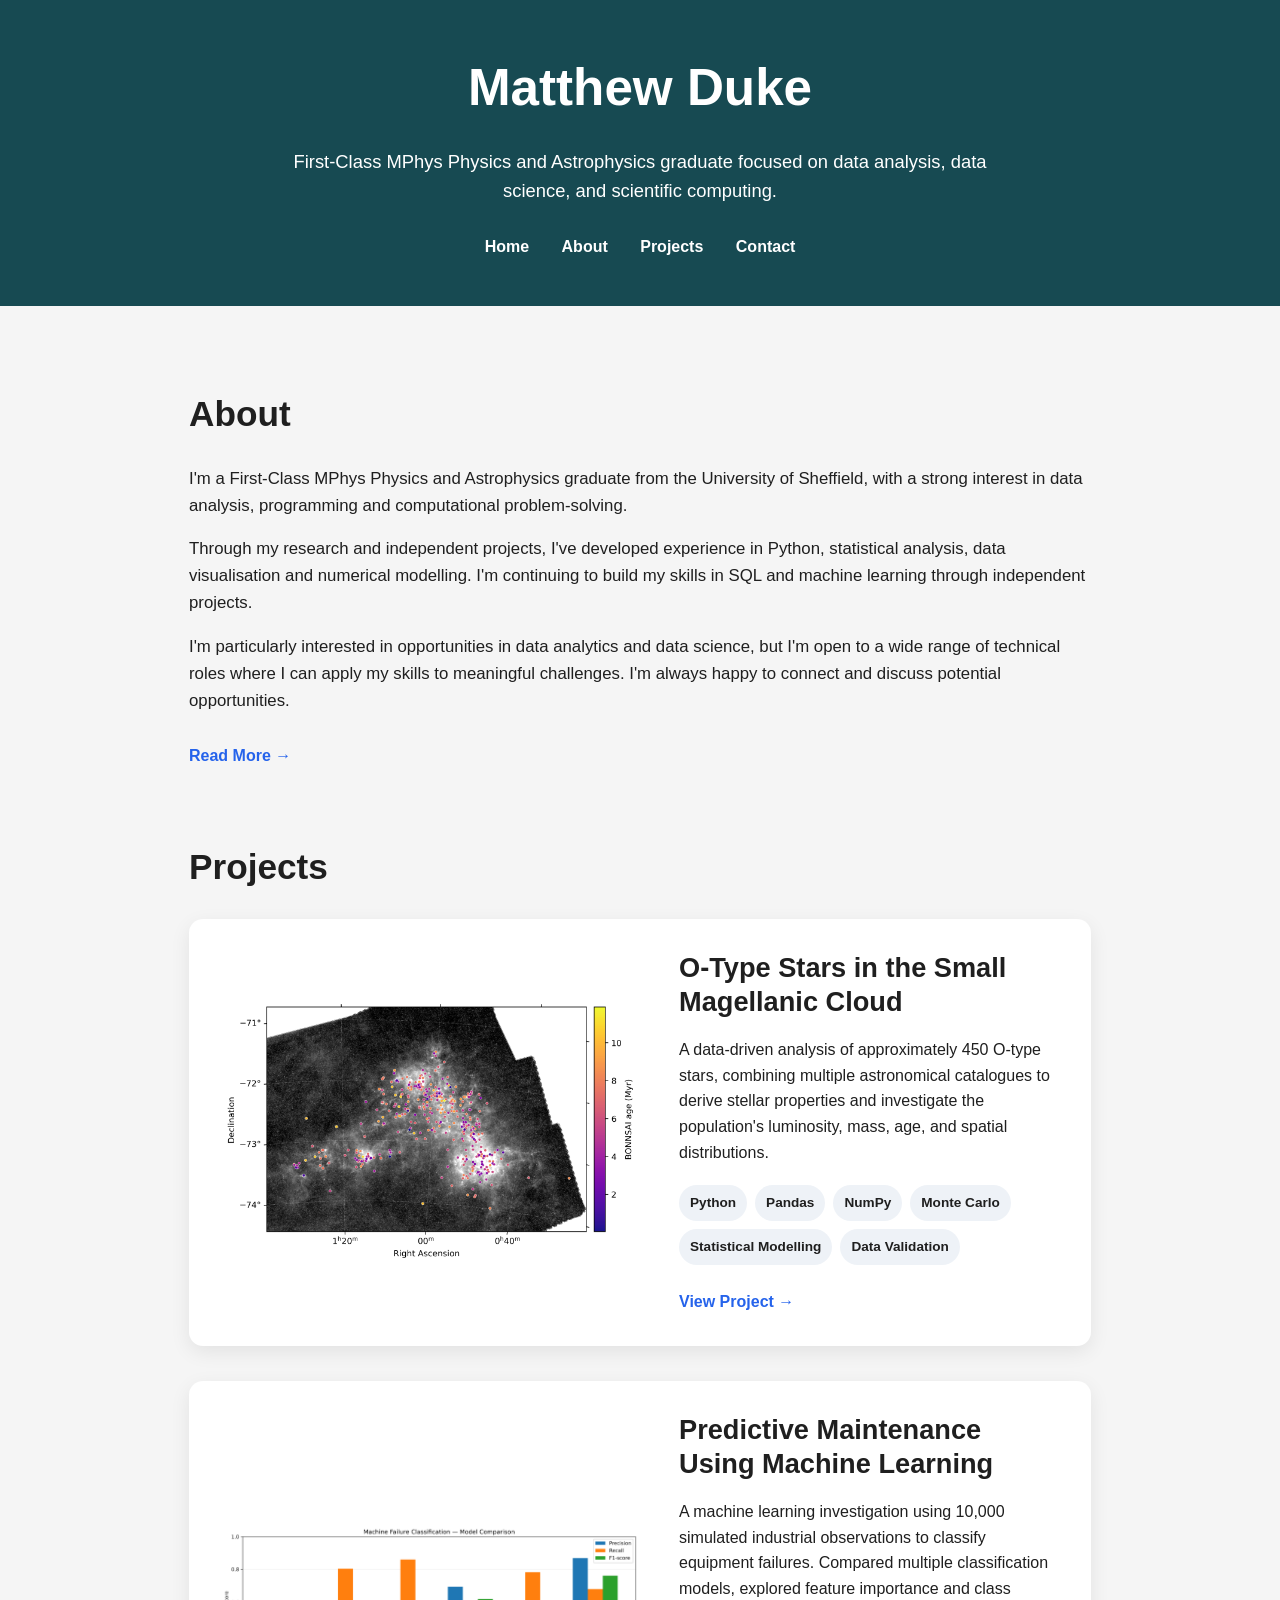
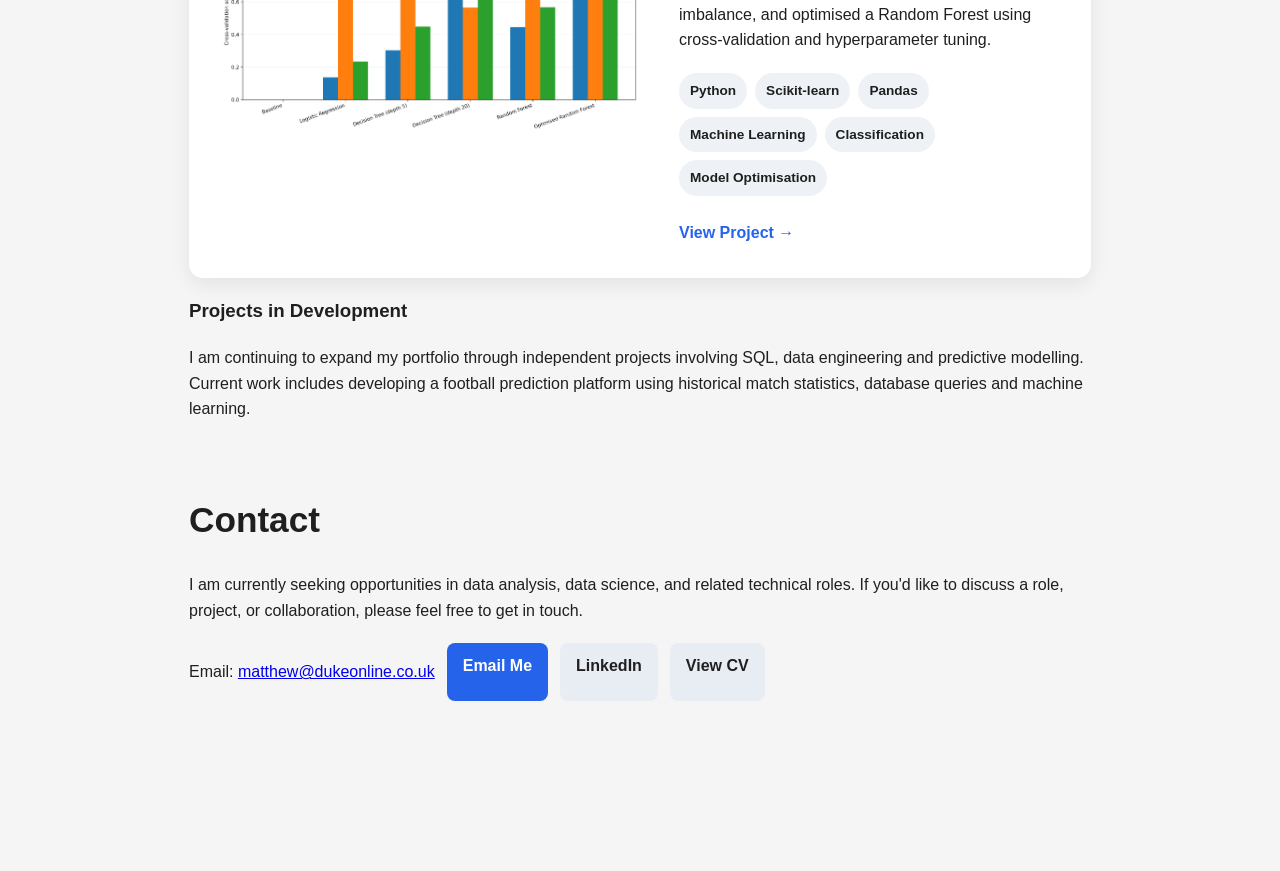
<file: index.html>
<!DOCTYPE html>
<html lang="en">

<head>
  <meta charset="UTF-8">
  <meta name="viewport" content="width=device-width, initial-scale=1.0">

  <title>Matthew Duke | Data Portfolio</title>

  <link rel="stylesheet" href="style.css">
</head>

<body>

  <header>
    <h1>Matthew Duke</h1>

    <p>
      First-Class MPhys Physics and Astrophysics graduate focused on data analysis,
      data science, and scientific computing.
    </p>
    
<nav>
  <a href="index.html" aria-current="page">Home</a>
  <a href="about.html">About</a>
  <a href="index.html#projects">Projects</a>
  <a href="index.html#contact">Contact</a>
</nav>

  </header>


  <main>

    <!-- ABOUT -->
    <section id="about">

      <h2>About</h2>

      <p>
      I'm a First-Class MPhys Physics and Astrophysics graduate from the University of Sheffield, with a strong interest in data analysis, programming and computational problem-solving.
      </p>

      <p>
      Through my research and independent projects, I've developed experience in Python, statistical analysis, data visualisation and numerical modelling. I'm continuing to build my skills in SQL and machine learning through independent projects. 
      </p>

      <p>
      I'm particularly interested in opportunities in data analytics and data science, but I'm open to a wide range of technical roles where I can apply my skills to meaningful challenges. I'm always happy to connect and discuss potential opportunities.  
     </p>
      
<a href="about.html" class="about-link">
  Read More &rarr;
</a>
    </section>



<!-- PROJECTS -->
<section id="projects">

  <h2>Projects</h2>

  <article class="project-card">

    <div class="project-image-wrapper">
      <img
        src="images/SMC_Ostars_spatial_distribution_age_350um.png"
        alt="Spatial distribution of O-type stars in the Small Magellanic Cloud colour-coded by age"
        class="project-image"
      >
    </div>

    <div class="project-content">

      <h3>O-Type Stars in the Small Magellanic Cloud</h3>

      <p>
        A data-driven analysis of approximately 450 O-type stars,
        combining multiple astronomical catalogues to derive stellar
        properties and investigate the population's luminosity,
        mass, age, and spatial distributions.
      </p>

      <div class="project-tags">
        <span>Python</span>
        <span>Pandas</span>
        <span>NumPy</span>
        <span>Monte Carlo</span>
        <span>Statistical Modelling</span>
        <span>Data Validation</span>
      </div>

      <a href="projects/smc-o-stars.html" class="project-link">
        View Project →
      </a>

    </div>

  </article>

  
  <!-- PREDICTIVE MAINTENANCE PROJECT -->
  <article class="project-card">

    <div class="project-image-wrapper">
      <img
        src="images/model_comparison.png"
        alt="Comparison of machine failure classification models using precision, recall and F1-score"
        class="project-image"
      >
    </div>

    <div class="project-content">

      <h3>Predictive Maintenance Using Machine Learning</h3>

      <p>
        A machine learning investigation using 10,000 simulated
        industrial observations to classify equipment failures.
        Compared multiple classification models, explored feature
        importance and class imbalance, and optimised a Random Forest
        using cross-validation and hyperparameter tuning.
      </p>

      <div class="project-tags">
        <span>Python</span>
        <span>Scikit-learn</span>
        <span>Pandas</span>
        <span>Machine Learning</span>
        <span>Classification</span>
        <span>Model Optimisation</span>
      </div>

      <a href="projects/predictive-maintenance.html" class="project-link">
        View Project →
      </a>

    </div>

  </article>
  
  <!-- PROJECTS IN DEVELOPMENT -->
  <div class="development-note">
    <h3>Projects in Development</h3>
    <p>
      I am continuing to expand my portfolio through independent
      projects involving SQL, data engineering and predictive modelling.
      Current work includes developing a football prediction platform
      using historical match statistics, database queries and
      machine learning.
    </p>
  </div>

</section>



    <!-- CONTACT -->
    <section id="contact">

      <h2>Contact</h2>

      <p>
        I am currently seeking opportunities in data analysis, data science,
    and related technical roles. If you'd like to discuss a role, project,
    or collaboration, please feel free to get in touch.
      </p>

      <div class="contact-links">

  <p>
  Email:
  <a href="mailto:matthew@dukeonline.co.uk">
    matthew@dukeonline.co.uk
  </a>
</p>

<a href="mailto:matthew@dukeonline.co.uk" class="contact-button">
  Email Me
</a>
        
  <a
  href="https://www.linkedin.com/in/matthew-c-duke"
  target="_blank"
  class="contact-button secondary"
>
  LinkedIn
</a>

  <a
    href="files/Matthew_Duke_Data_Analysis_CV.pdf"
    target="_blank"
    class="contact-button secondary"
  >
    View CV
  </a>

</div>

    </section>

  </main>

</body>

</html>
</file>
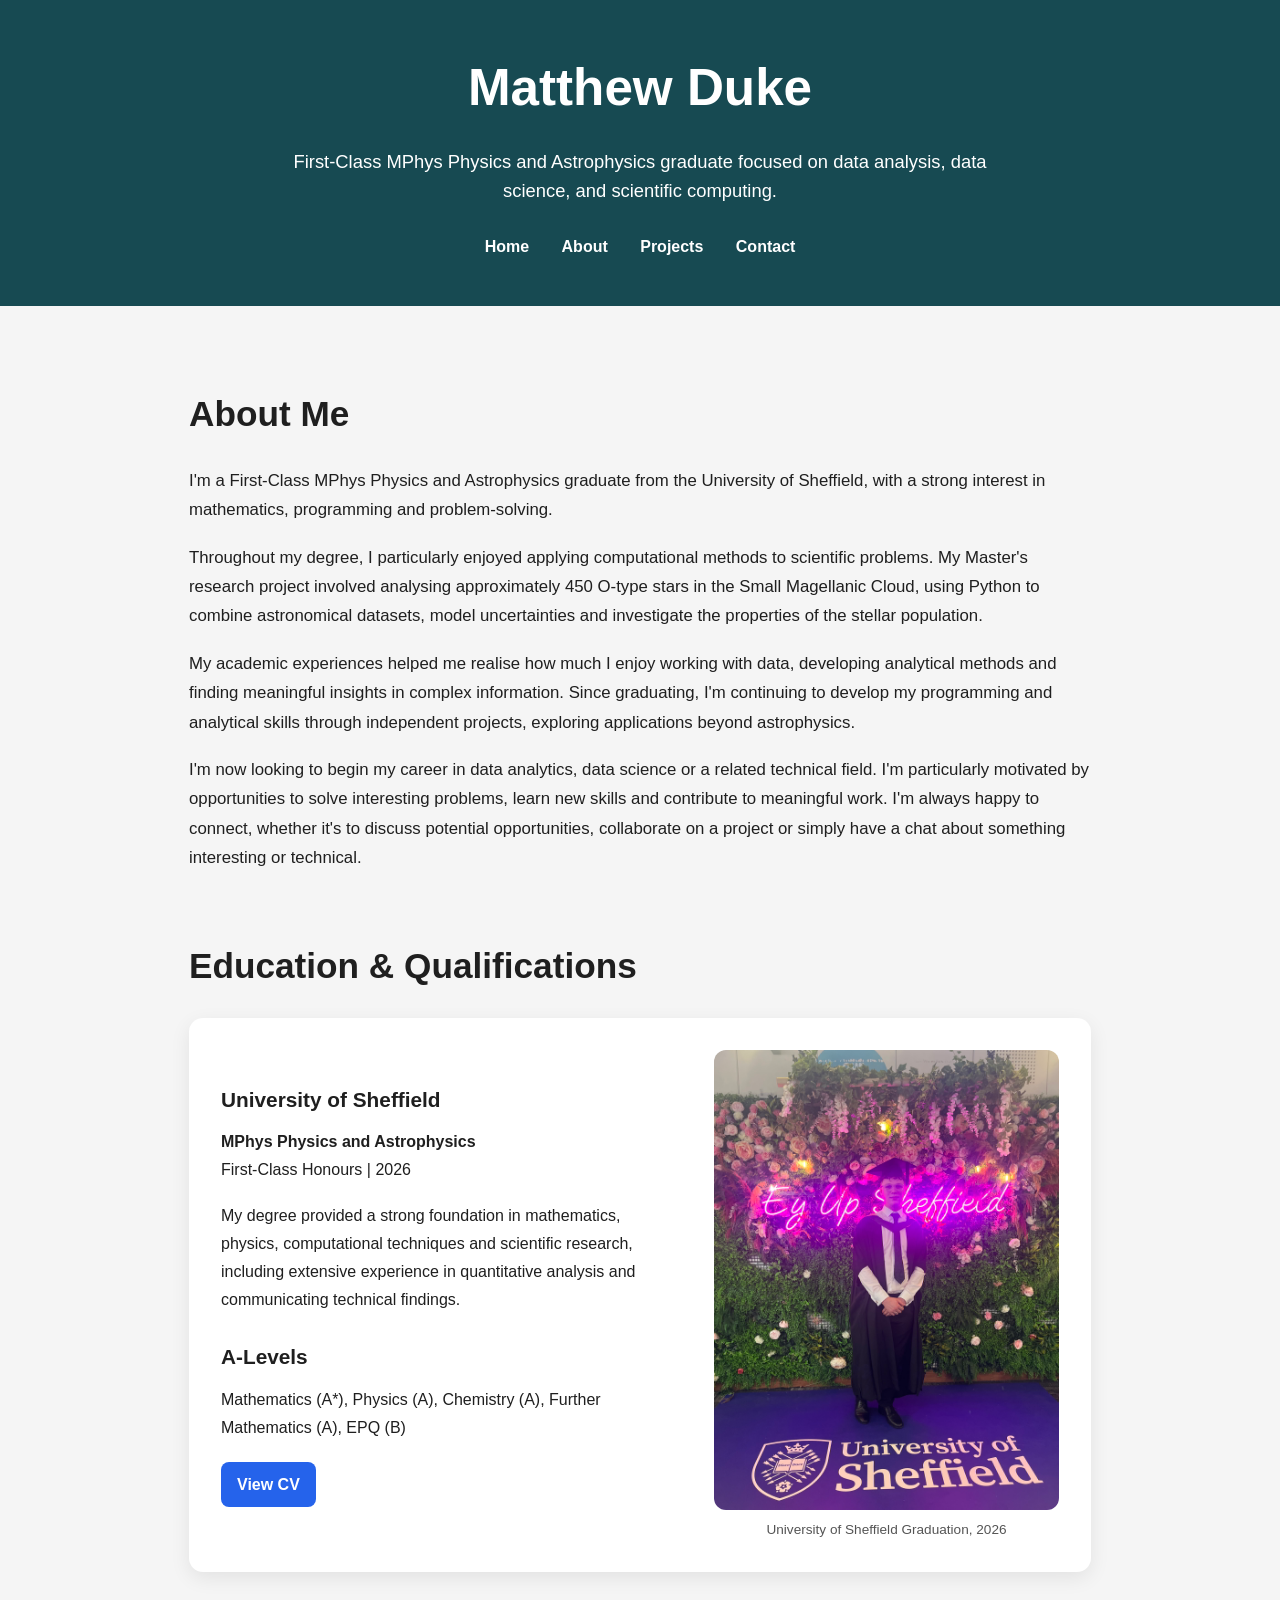
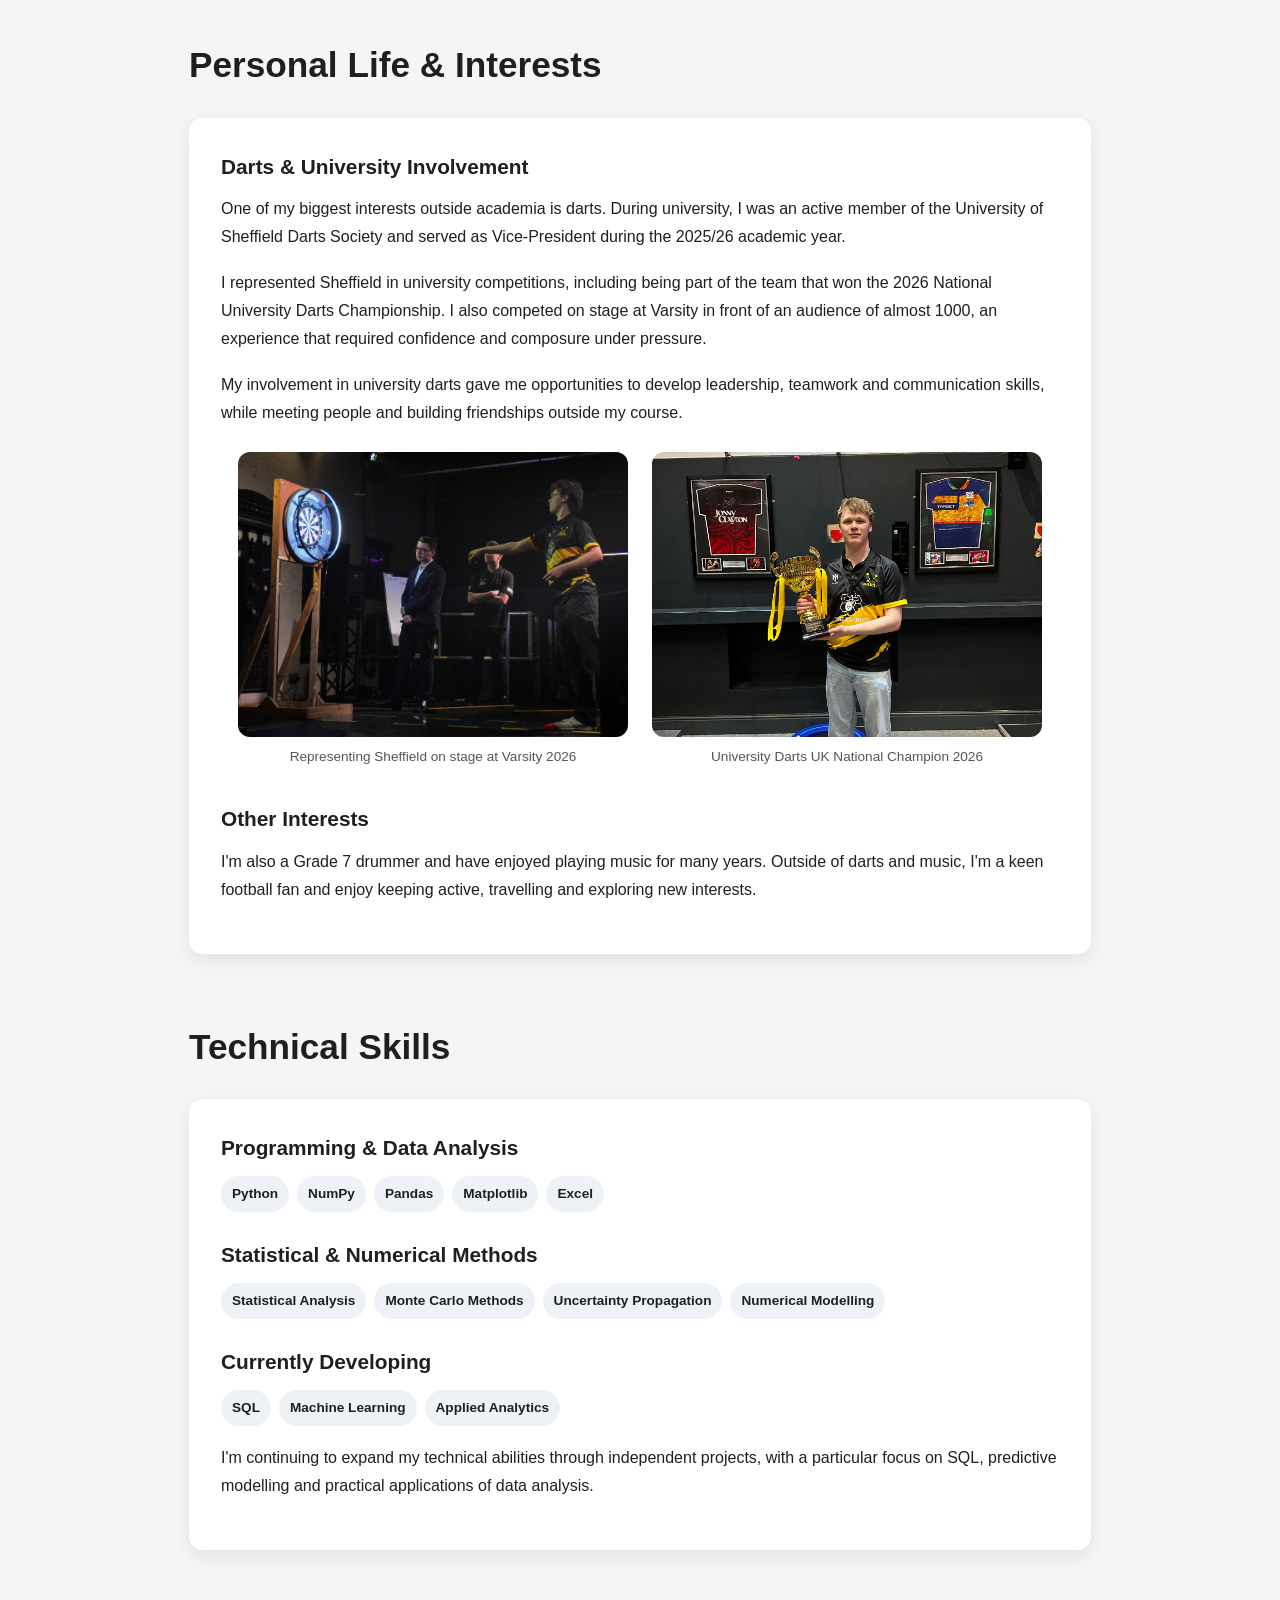
<file: about.html>
<!DOCTYPE html>
<html lang="en">

<head>
  <meta charset="UTF-8">
  <meta name="viewport" content="width=device-width, initial-scale=1.0">

  <title>About Me | Matthew Duke</title>

  <link rel="stylesheet" href="style.css">
</head>

<body>

  <header>
    <h1>Matthew Duke</h1>

    <p>
      First-Class MPhys Physics and Astrophysics graduate focused on
      data analysis, data science, and scientific computing.
    </p>

    <nav>
      <a href="index.html">Home</a>
      <a href="about.html" aria-current="page">About</a>
      <a href="index.html#projects">Projects</a>
      <a href="index.html#contact">Contact</a>
    </nav>
  </header>


  <main class="about-page">

    <!-- ABOUT ME -->
    <section id="about-me">

      <h2>About Me</h2>

          <p>
            I'm a First-Class MPhys Physics and Astrophysics
            graduate from the University of Sheffield, with
            a strong interest in mathematics, programming
            and problem-solving.
          </p>

          <p>
            Throughout my degree, I particularly enjoyed
            applying computational methods to scientific
            problems. My Master's research project involved
            analysing approximately 450 O-type stars in the
            Small Magellanic Cloud, using Python to combine
            astronomical datasets, model uncertainties and
            investigate the properties of the stellar population.
          </p>

          <p>
            My academic experiences helped me realise how much
            I enjoy working with data, developing analytical
            methods and finding meaningful insights in complex
            information. Since graduating, I'm continuing to
            develop my programming and analytical skills through
            independent projects, exploring applications beyond
            astrophysics.
          </p>

          <p>
            I'm now looking to begin my career in data analytics,
            data science or a related technical field. I'm
            particularly motivated by opportunities to solve
            interesting problems, learn new skills and contribute
            to meaningful work. I'm always happy to connect, whether it's to discuss
            potential opportunities, collaborate on a project or
            simply have a chat about something interesting
            or technical.
          </p>

    </section>


   
<!-- EDUCATION -->
<section id="education">

  <h2>Education & Qualifications</h2>

  <div class="about-card">

    <div class="education-grid">

      <div class="education-content">

        <h3>University of Sheffield</h3>

        <p>
          <strong>MPhys Physics and Astrophysics</strong><br>
          First-Class Honours | 2026
        </p>

        <p>
          My degree provided a strong foundation in mathematics,
          physics, computational techniques and scientific research,
          including extensive experience in quantitative analysis
          and communicating technical findings.
        </p>

        <h3>A-Levels</h3>

        <p>
          Mathematics (A*), Physics (A), Chemistry (A),
          Further Mathematics (A), EPQ (B)
        </p>

        <div class="output-links">

          <a href="files/Matthew_Duke_Data_Analysis_CV.pdf"
             target="_blank"
             rel="noopener noreferrer"
             class="output-button">
            View CV
          </a>

        </div>

      </div>

      <figure class="graduation-photo">
        <img
          src="images/Graduation.JPG"
          alt="Matthew Duke at his University of Sheffield graduation"
          loading="lazy"
        >
        <figcaption>
          University of Sheffield Graduation, 2026
        </figcaption>
      </figure>

    </div>

  </div>

</section>


    <!-- PERSONAL LIFE -->
    <section id="personal">

      <h2>Personal Life & Interests</h2>

      <div class="about-card">

        <h3>Darts & University Involvement</h3>

        <p>
          One of my biggest interests outside academia is
          darts. During university, I was an active
          member of the University of Sheffield Darts Society
          and served as Vice-President during the 2025/26
          academic year.
        </p>

        <p>
          I represented Sheffield in university competitions,
          including being part of the team that won the
          2026 National University Darts Championship.
          I also competed on stage at Varsity in front of
          an audience of almost 1000, an experience that required
          confidence and composure under pressure.
        </p>

        <p>
          My involvement in university darts gave me
          opportunities to develop leadership, teamwork
          and communication skills, while meeting people
          and building friendships outside my course.
        </p>


        <!-- DARTS PHOTOS -->
        <div class="personal-gallery">

          <figure>
            <img
              src="images/Varsity.JPG"
              alt="Matthew Duke competing on stage at Sheffield Varsity darts"
              loading="lazy"
            >
            <figcaption>
              Representing Sheffield on stage at Varsity 2026
            </figcaption>
          </figure>

          <figure>
            <img
              src="images/Nationals.JPG"
              alt="Celebrating the National University Darts Championship team victory"
              loading="lazy"
            >
            <figcaption>
              University Darts UK National Champion 2026
            </figcaption>
          </figure>

        </div>


        <h3>Other Interests</h3>

        <p>
          I'm also a Grade 7 drummer and have enjoyed playing
          music for many years. Outside of darts and music,
          I'm a keen football fan and enjoy keeping active,
          travelling and exploring new interests.
        </p>

      </div>

    </section>


    <!-- TECHNICAL SKILLS -->
    <section id="technical-skills">

      <h2>Technical Skills</h2>

      <div class="about-card">

        <h3>Programming & Data Analysis</h3>

        <div class="project-tags">
          <span>Python</span>
          <span>NumPy</span>
          <span>Pandas</span>
          <span>Matplotlib</span>
          <span>Excel</span>
        </div>

        <h3>Statistical & Numerical Methods</h3>

        <div class="project-tags">
          <span>Statistical Analysis</span>
          <span>Monte Carlo Methods</span>
          <span>Uncertainty Propagation</span>
          <span>Numerical Modelling</span>
        </div>
        
        <h3>Currently Developing</h3>

        <div class="project-tags">
          <span>SQL</span>
          <span>Machine Learning</span>
          <span>Applied Analytics</span>
        </div>

        <p>
          I'm continuing to expand my technical abilities
          through independent projects, with a particular
          focus on SQL, predictive modelling and practical
          applications of data analysis.
        </p>

      </div>

    </section>

  </main>

</body>
</html>
</file>
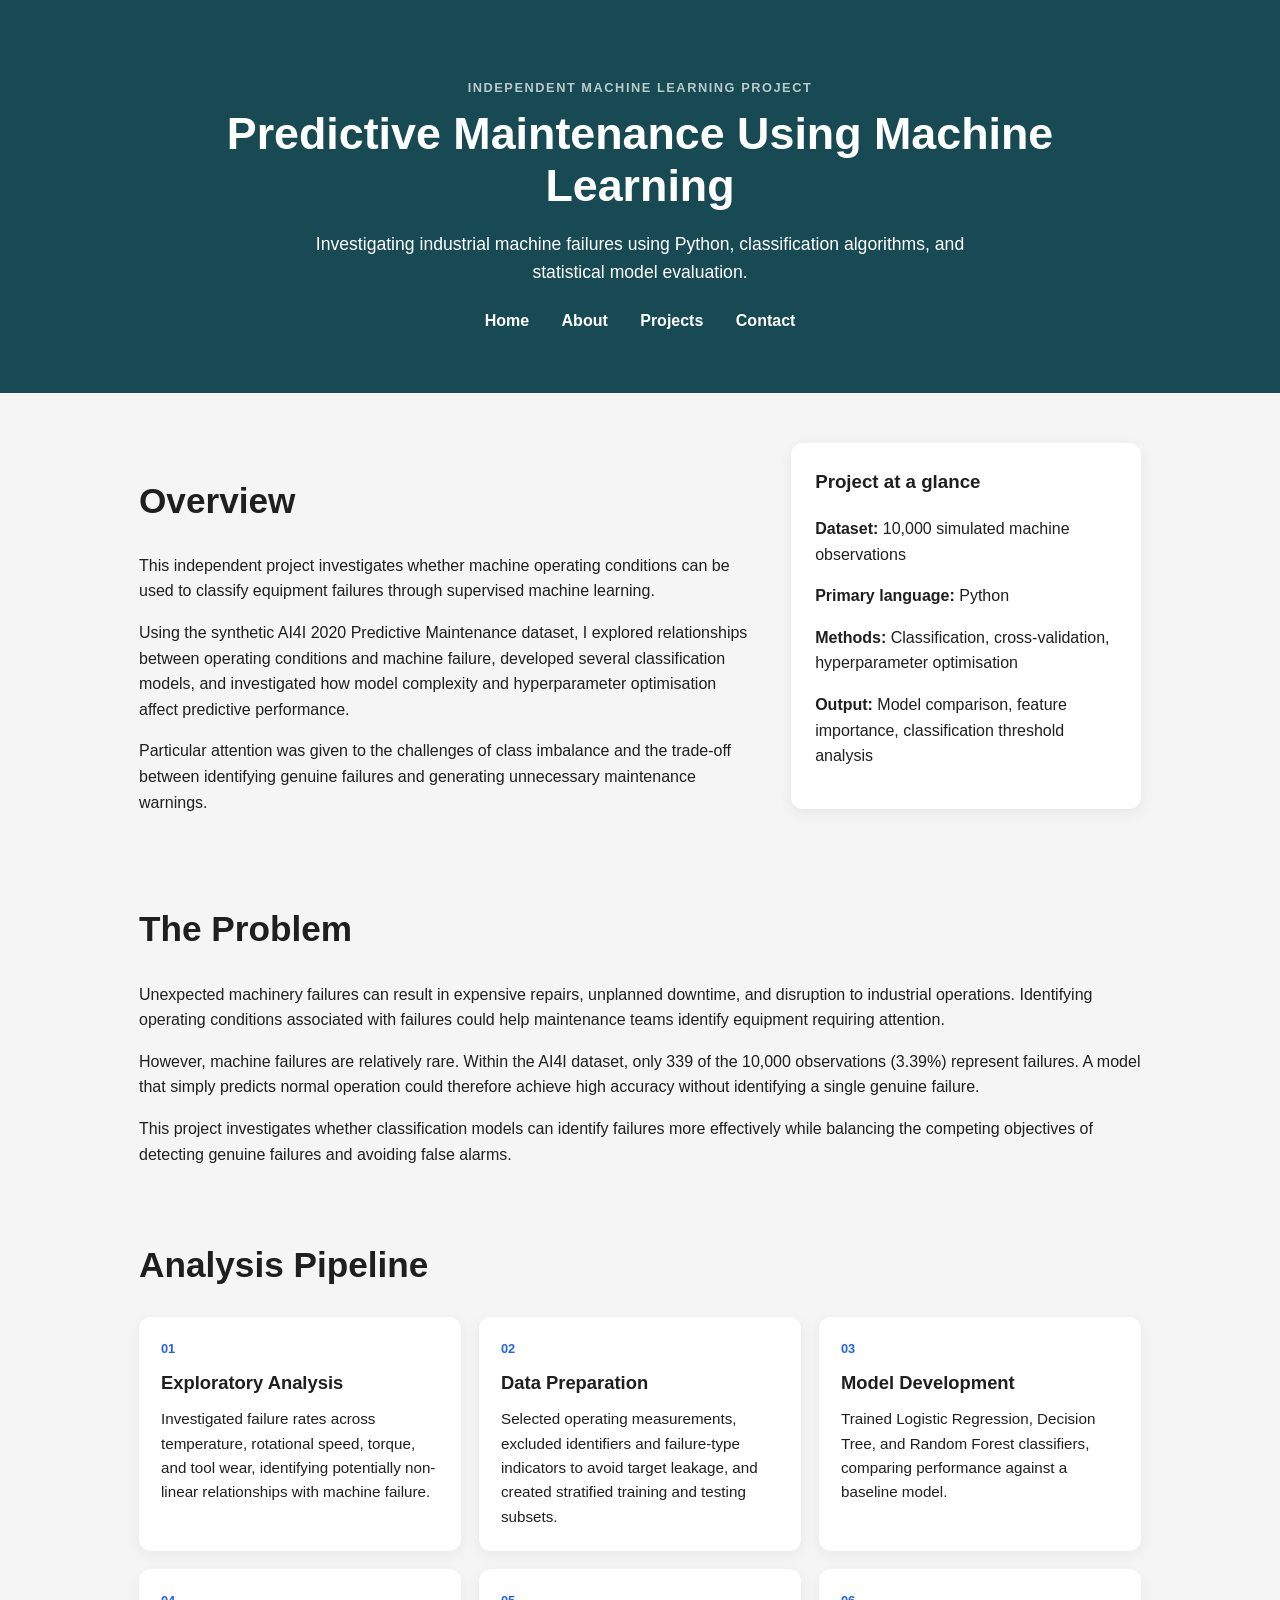
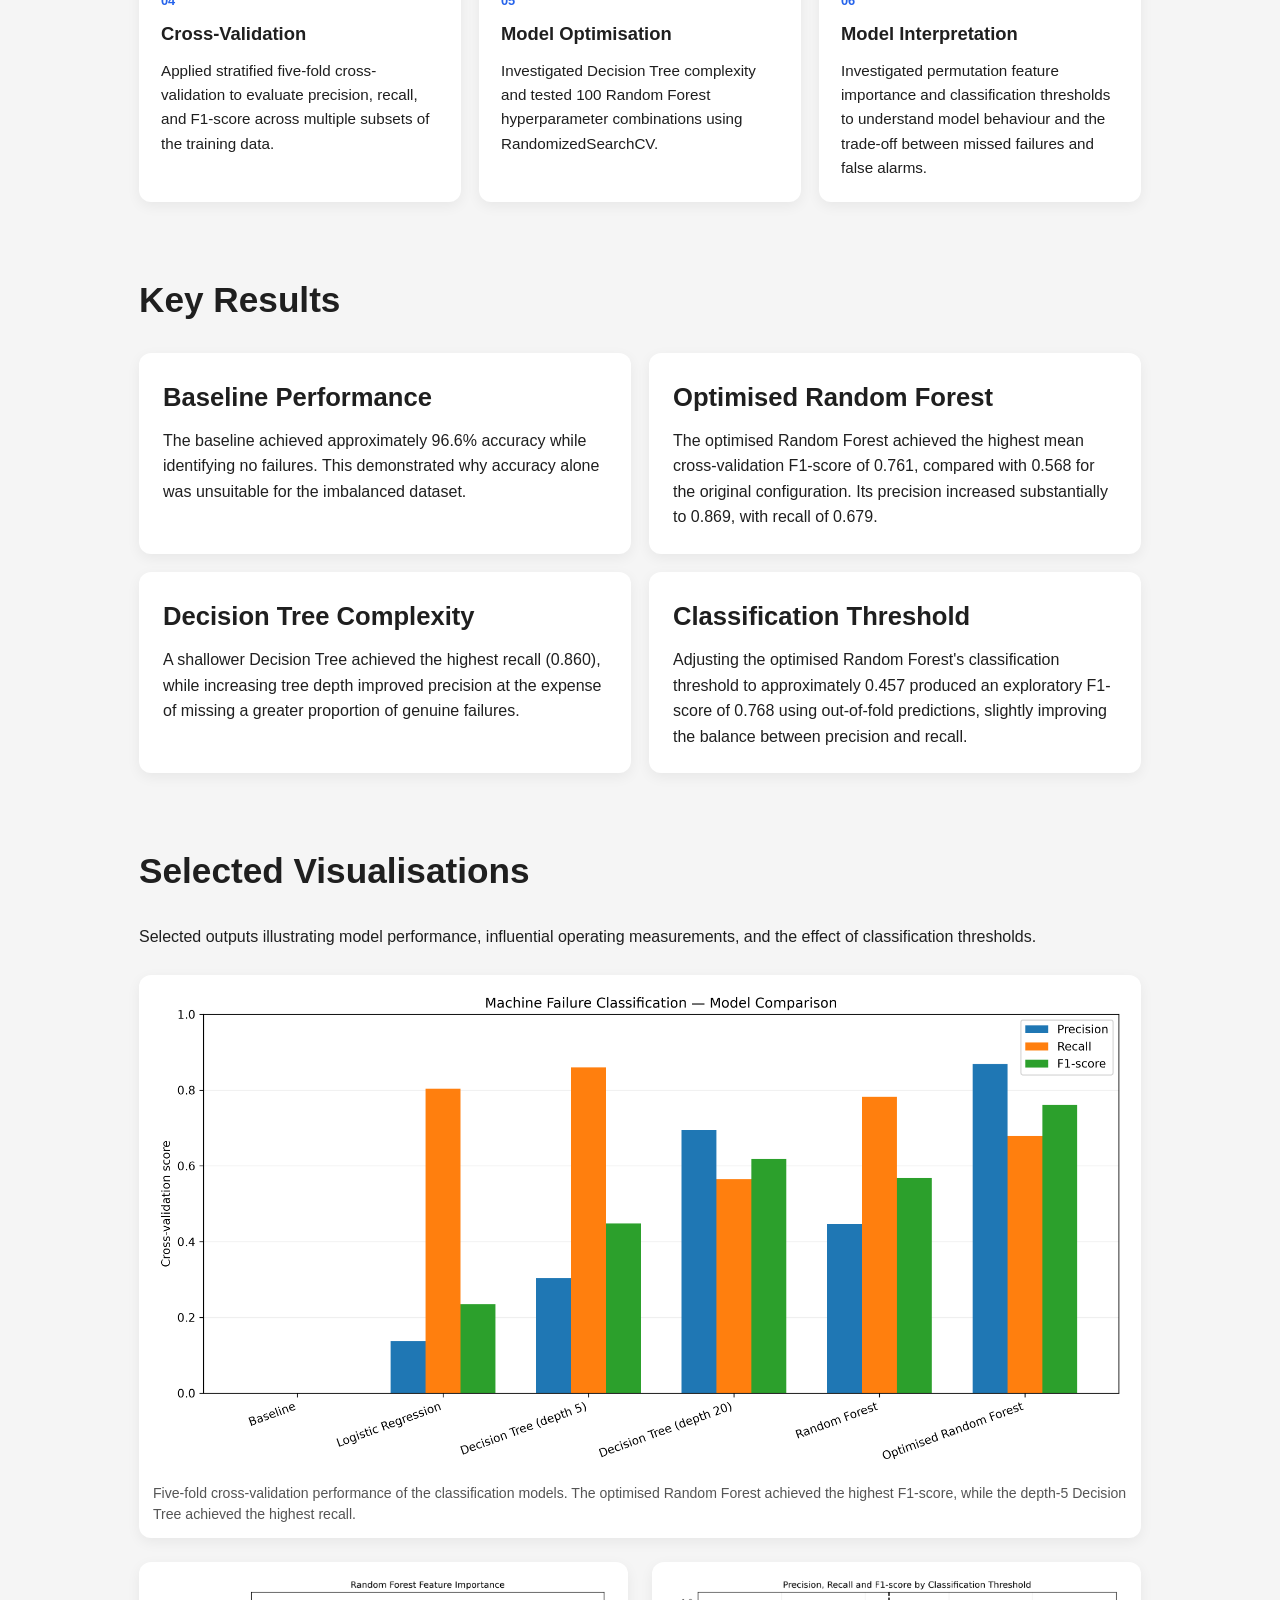
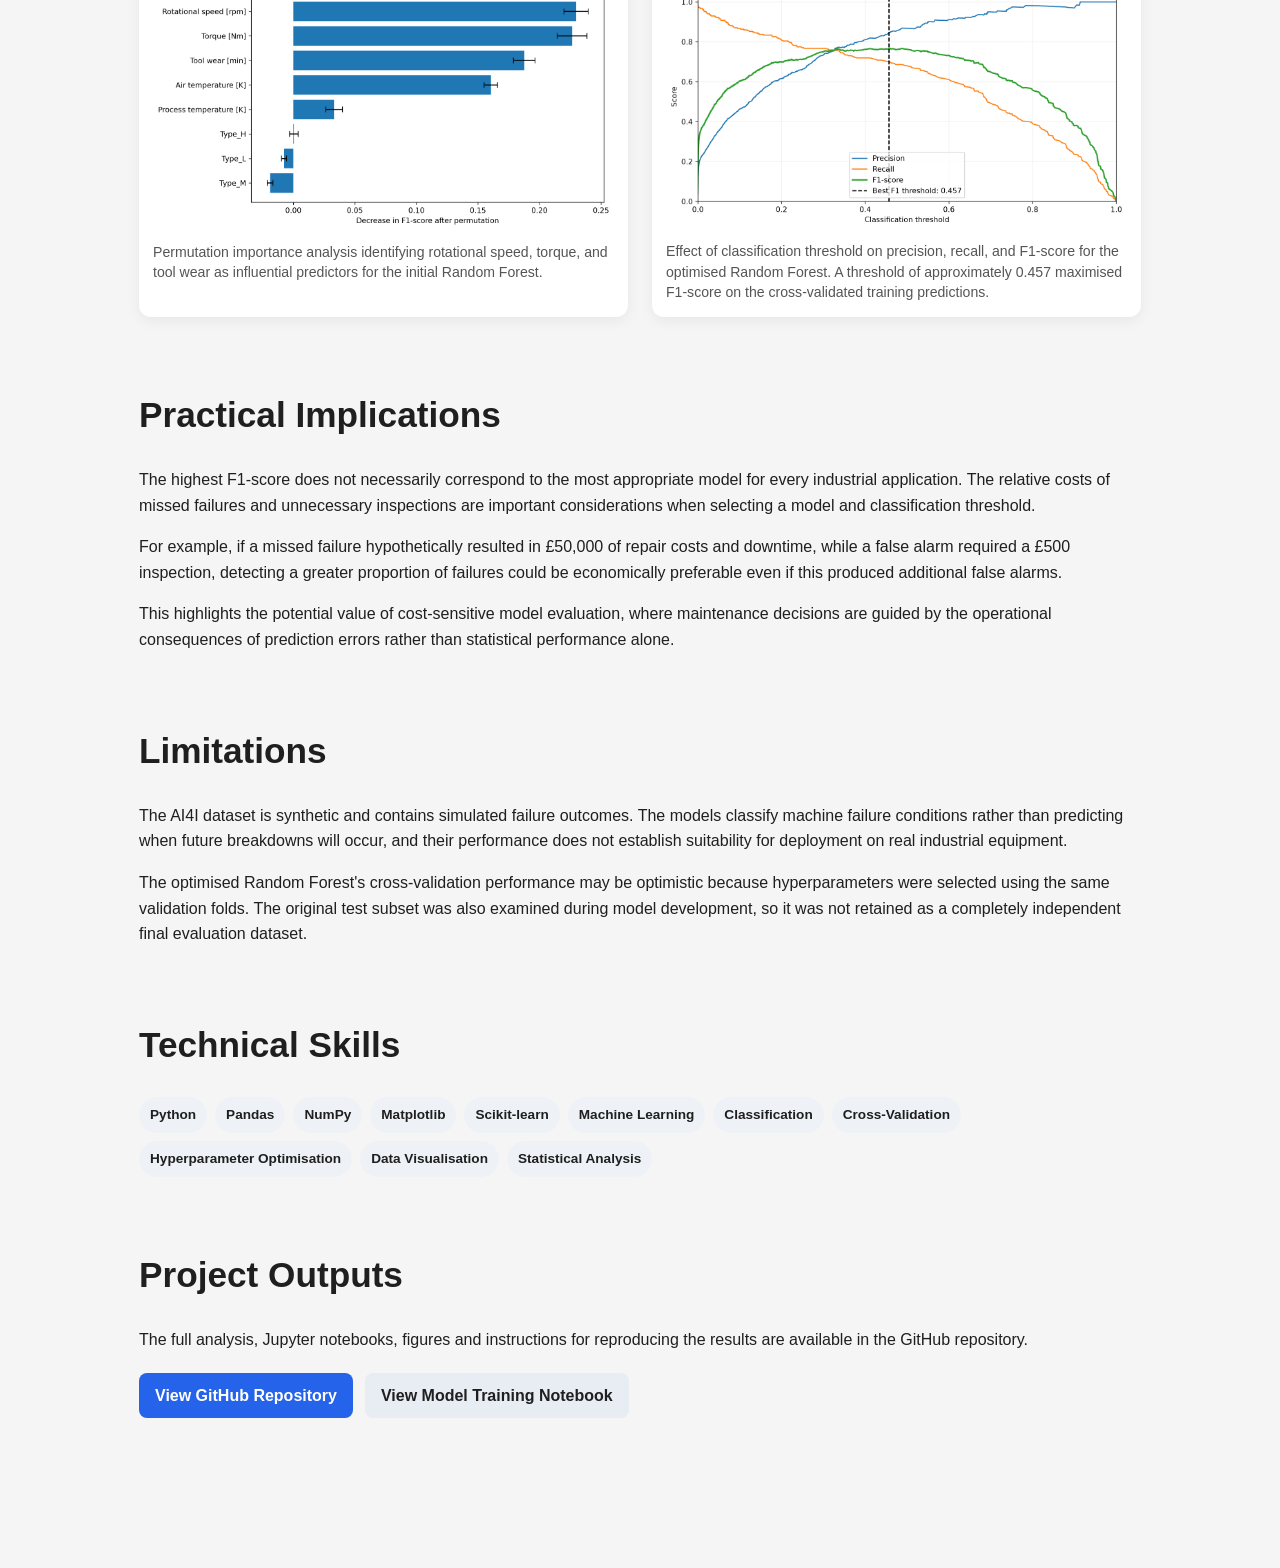
<file: projects/maintenance.html>
<!DOCTYPE html>
<html lang="en">

<head>
  <meta charset="UTF-8">
  <meta name="viewport" content="width=device-width, initial-scale=1.0">

  <title>Predictive Maintenance ML | Matthew Duke</title>

  <link rel="stylesheet" href="../style.css">
</head>

<body>

  <header class="project-header">
    <div class="project-hero">

      <p class="project-eyebrow">Independent Machine Learning Project</p>

      <h1>Predictive Maintenance Using Machine Learning</h1>

      <p class="project-subtitle">
        Investigating industrial machine failures using Python,
        classification algorithms, and statistical model evaluation.
      </p>

      <nav>
        <a href="../index.html">Home</a>
        <a href="../about.html">About</a>
        <a href="../index.html#projects" aria-current="page">Projects</a>
        <a href="../index.html#contact">Contact</a>
      </nav>

    </div>
  </header>


  <main class="project-page">

    <!-- OVERVIEW -->
    <section class="project-intro-grid">

      <div>
        <h2>Overview</h2>

        <p>
          This independent project investigates whether machine operating
          conditions can be used to classify equipment failures through
          supervised machine learning.
        </p>

        <p>
          Using the synthetic AI4I 2020 Predictive Maintenance dataset,
          I explored relationships between operating conditions and machine
          failure, developed several classification models, and investigated
          how model complexity and hyperparameter optimisation affect
          predictive performance.
        </p>

        <p>
          Particular attention was given to the challenges of class
          imbalance and the trade-off between identifying genuine failures
          and generating unnecessary maintenance warnings.
        </p>
      </div>

      <div class="project-summary-card">
        <h3>Project at a glance</h3>

        <p><strong>Dataset:</strong> 10,000 simulated machine observations</p>
        <p><strong>Primary language:</strong> Python</p>
        <p><strong>Methods:</strong> Classification, cross-validation, hyperparameter optimisation</p>
        <p><strong>Output:</strong> Model comparison, feature importance, classification threshold analysis</p>
      </div>

    </section>


    <!-- THE PROBLEM -->
    <section>

      <h2>The Problem</h2>

      <p>
        Unexpected machinery failures can result in expensive repairs,
        unplanned downtime, and disruption to industrial operations.
        Identifying operating conditions associated with failures could
        help maintenance teams identify equipment requiring attention.
      </p>

      <p>
        However, machine failures are relatively rare. Within the AI4I
        dataset, only 339 of the 10,000 observations (3.39%) represent
        failures. A model that simply predicts normal operation could
        therefore achieve high accuracy without identifying a single
        genuine failure.
      </p>

      <p>
        This project investigates whether classification models can
        identify failures more effectively while balancing the competing
        objectives of detecting genuine failures and avoiding false alarms.
      </p>

    </section>


    <!-- ANALYSIS PIPELINE -->
    <section>

      <h2>Analysis Pipeline</h2>

      <div class="pipeline-grid">

        <div class="pipeline-step">
          <span>01</span>
          <h3>Exploratory Analysis</h3>
          <p>
            Investigated failure rates across temperature, rotational speed,
            torque, and tool wear, identifying potentially non-linear
            relationships with machine failure.
          </p>
        </div>

        <div class="pipeline-step">
          <span>02</span>
          <h3>Data Preparation</h3>
          <p>
            Selected operating measurements, excluded identifiers and
            failure-type indicators to avoid target leakage, and created
            stratified training and testing subsets.
          </p>
        </div>

        <div class="pipeline-step">
          <span>03</span>
          <h3>Model Development</h3>
          <p>
            Trained Logistic Regression, Decision Tree, and Random Forest
            classifiers, comparing performance against a baseline model.
          </p>
        </div>

        <div class="pipeline-step">
          <span>04</span>
          <h3>Cross-Validation</h3>
          <p>
            Applied stratified five-fold cross-validation to evaluate
            precision, recall, and F1-score across multiple subsets
            of the training data.
          </p>
        </div>

        <div class="pipeline-step">
          <span>05</span>
          <h3>Model Optimisation</h3>
          <p>
            Investigated Decision Tree complexity and tested 100 Random
            Forest hyperparameter combinations using RandomizedSearchCV.
          </p>
        </div>

        <div class="pipeline-step">
          <span>06</span>
          <h3>Model Interpretation</h3>
          <p>
            Investigated permutation feature importance and classification
            thresholds to understand model behaviour and the trade-off
            between missed failures and false alarms.
          </p>
        </div>

      </div>

    </section>


    <!-- KEY RESULTS -->
    <section>

      <h2>Key Results</h2>

      <div class="results-grid">

        <div class="result-card">
          <h3>Baseline Performance</h3>
          <p>
            The baseline achieved approximately 96.6% accuracy while
            identifying no failures. This demonstrated why accuracy
            alone was unsuitable for the imbalanced dataset.
          </p>
        </div>

        <div class="result-card">
          <h3>Optimised Random Forest</h3>
          <p>
            The optimised Random Forest achieved the highest mean
            cross-validation F1-score of 0.761, compared with 0.568
            for the original configuration. Its precision increased
            substantially to 0.869, with recall of 0.679.
          </p>
        </div>

        <div class="result-card">
          <h3>Decision Tree Complexity</h3>
          <p>
            A shallower Decision Tree achieved the highest recall
            (0.860), while increasing tree depth improved precision
            at the expense of missing a greater proportion of
            genuine failures.
          </p>
        </div>

        <div class="result-card">
          <h3>Classification Threshold</h3>
          <p>
            Adjusting the optimised Random Forest's classification
            threshold to approximately 0.457 produced an exploratory
            F1-score of 0.768 using out-of-fold predictions, slightly
            improving the balance between precision and recall.
          </p>
        </div>

      </div>

    </section>


    <!-- VISUALISATIONS -->
    <section>

      <h2>Selected Visualisations</h2>

      <p>
        Selected outputs illustrating model performance, influential
        operating measurements, and the effect of classification thresholds.
      </p>

      <div class="project-gallery">

        <figure class="gallery-feature">
          <img
            src="../images/model_comparison.png"
            alt="Comparison of precision, recall and F1-score across machine failure classification models"
          >
          <figcaption>
            Five-fold cross-validation performance of the classification
            models. The optimised Random Forest achieved the highest
            F1-score, while the depth-5 Decision Tree achieved the
            highest recall.
          </figcaption>
        </figure>

        <figure>
          <img
            src="../images/feature_importance.png"
            alt="Permutation feature importance for the initial Random Forest model"
          >
          <figcaption>
            Permutation importance analysis identifying rotational speed,
            torque, and tool wear as influential predictors for the
            initial Random Forest.
          </figcaption>
        </figure>

        <figure>
          <img
            src="../images/threshold_analysis.png"
            alt="Precision, recall and F1-score as functions of classification threshold"
          >
          <figcaption>
            Effect of classification threshold on precision, recall, and
            F1-score for the optimised Random Forest. A threshold of
            approximately 0.457 maximised F1-score on the
            cross-validated training predictions.
          </figcaption>
        </figure>

      </div>

    </section>


    <!-- PRACTICAL IMPLICATIONS -->
    <section>

      <h2>Practical Implications</h2>

      <p>
        The highest F1-score does not necessarily correspond to the most
        appropriate model for every industrial application. The relative
        costs of missed failures and unnecessary inspections are important
        considerations when selecting a model and classification threshold.
      </p>

      <p>
        For example, if a missed failure hypothetically resulted in
        £50,000 of repair costs and downtime, while a false alarm
        required a £500 inspection, detecting a greater proportion of
        failures could be economically preferable even if this produced
        additional false alarms.
      </p>

      <p>
        This highlights the potential value of cost-sensitive model
        evaluation, where maintenance decisions are guided by the
        operational consequences of prediction errors rather than
        statistical performance alone.
      </p>

    </section>


    <!-- LIMITATIONS -->
    <section>

      <h2>Limitations</h2>

      <p>
        The AI4I dataset is synthetic and contains simulated failure
        outcomes. The models classify machine failure conditions rather
        than predicting when future breakdowns will occur, and their
        performance does not establish suitability for deployment
        on real industrial equipment.
      </p>

      <p>
        The optimised Random Forest's cross-validation performance may
        be optimistic because hyperparameters were selected using the
        same validation folds. The original test subset was also
        examined during model development, so it was not retained
        as a completely independent final evaluation dataset.
      </p>

    </section>


    <!-- TECHNICAL SKILLS -->
    <section>

      <h2>Technical Skills</h2>

      <div class="project-tags">
        <span>Python</span>
        <span>Pandas</span>
        <span>NumPy</span>
        <span>Matplotlib</span>
        <span>Scikit-learn</span>
        <span>Machine Learning</span>
        <span>Classification</span>
        <span>Cross-Validation</span>
        <span>Hyperparameter Optimisation</span>
        <span>Data Visualisation</span>
        <span>Statistical Analysis</span>
      </div>

    </section>


    <!-- PROJECT OUTPUTS -->
    <section>

      <h2>Project Outputs</h2>

      <p>
        The full analysis, Jupyter notebooks, figures and instructions
        for reproducing the results are available in the GitHub repository.
      </p>

      <div class="output-links">

        <a
          href="https://github.com/matthewduke36/predictive-maintenance-ml"
          target="_blank"
          rel="noopener noreferrer"
          class="output-button"
        >
          View GitHub Repository
        </a>

        <a
          href="https://github.com/matthewduke36/predictive-maintenance-ml/blob/main/notebooks/02_model_training.ipynb"
          target="_blank"
          rel="noopener noreferrer"
          class="output-button secondary"
        >
          View Model Training Notebook
        </a>

      </div>

    </section>

  </main>

</body>

</html>
</file>
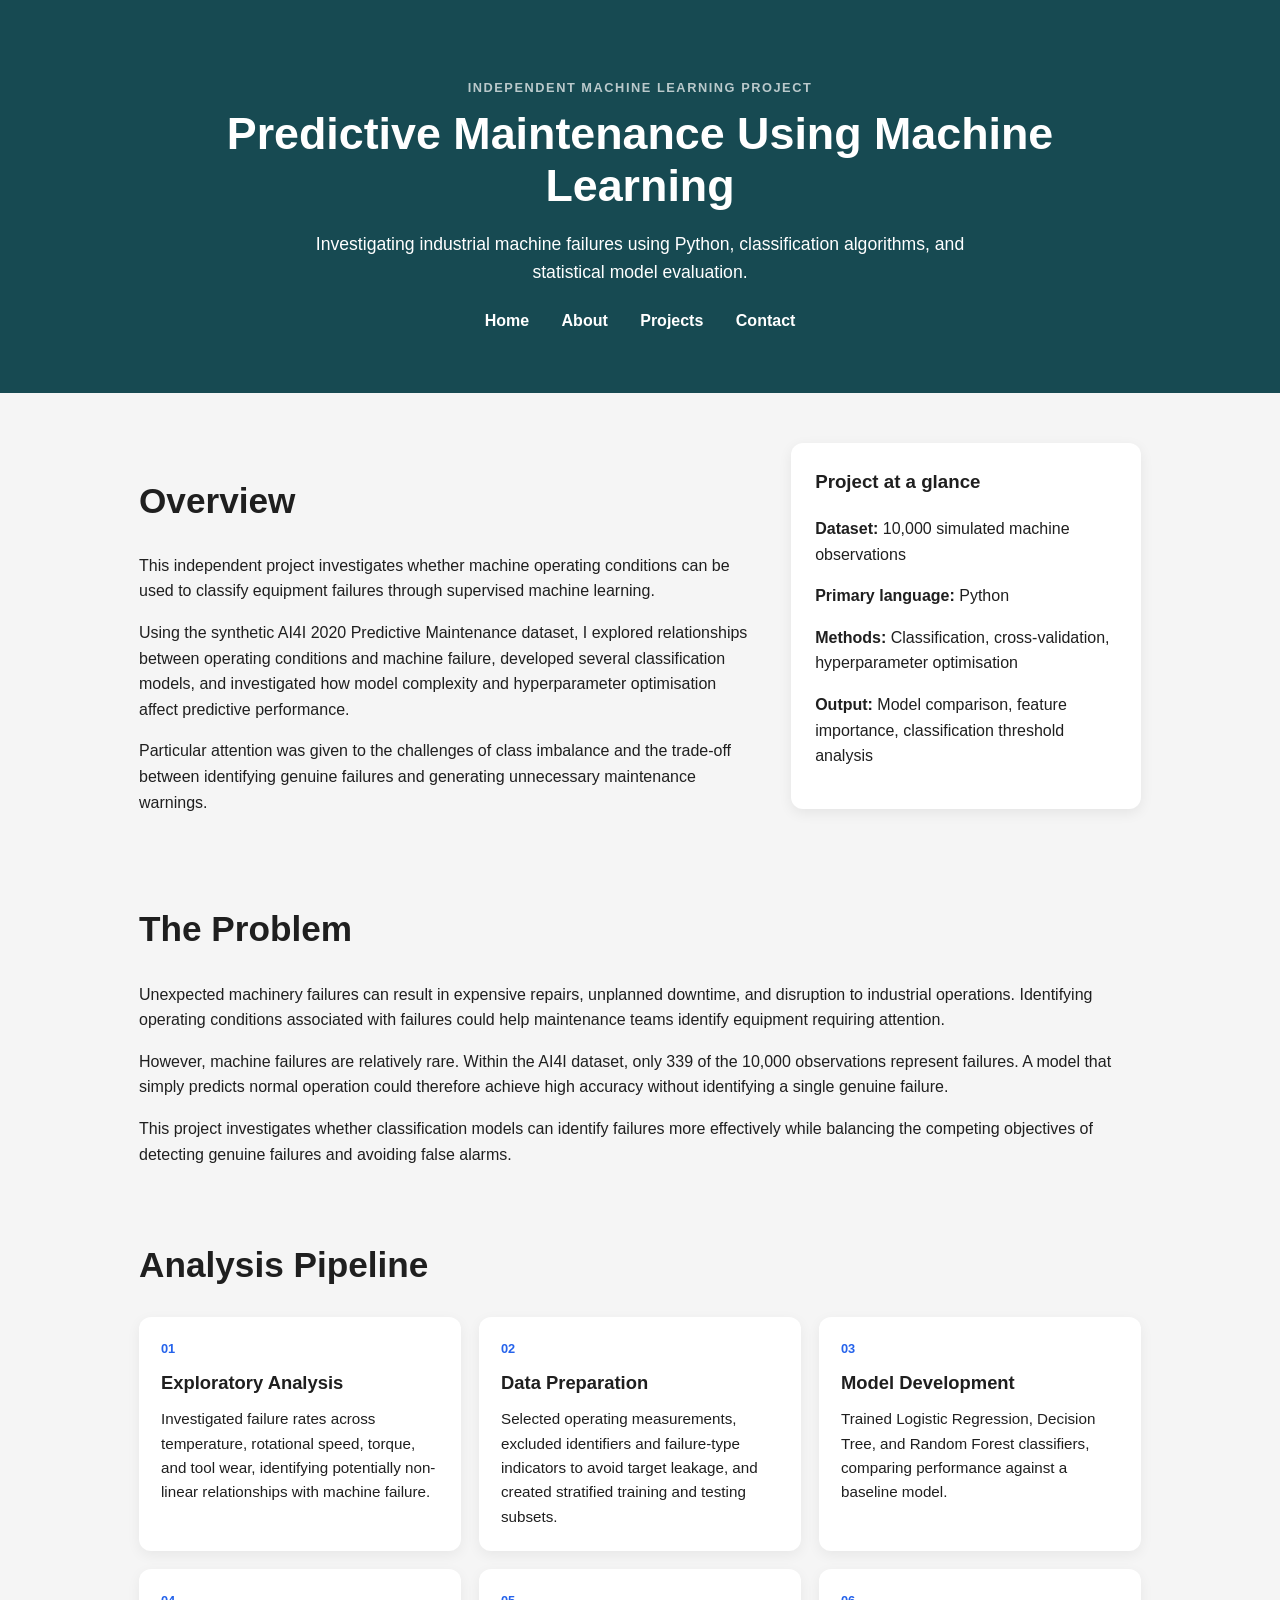
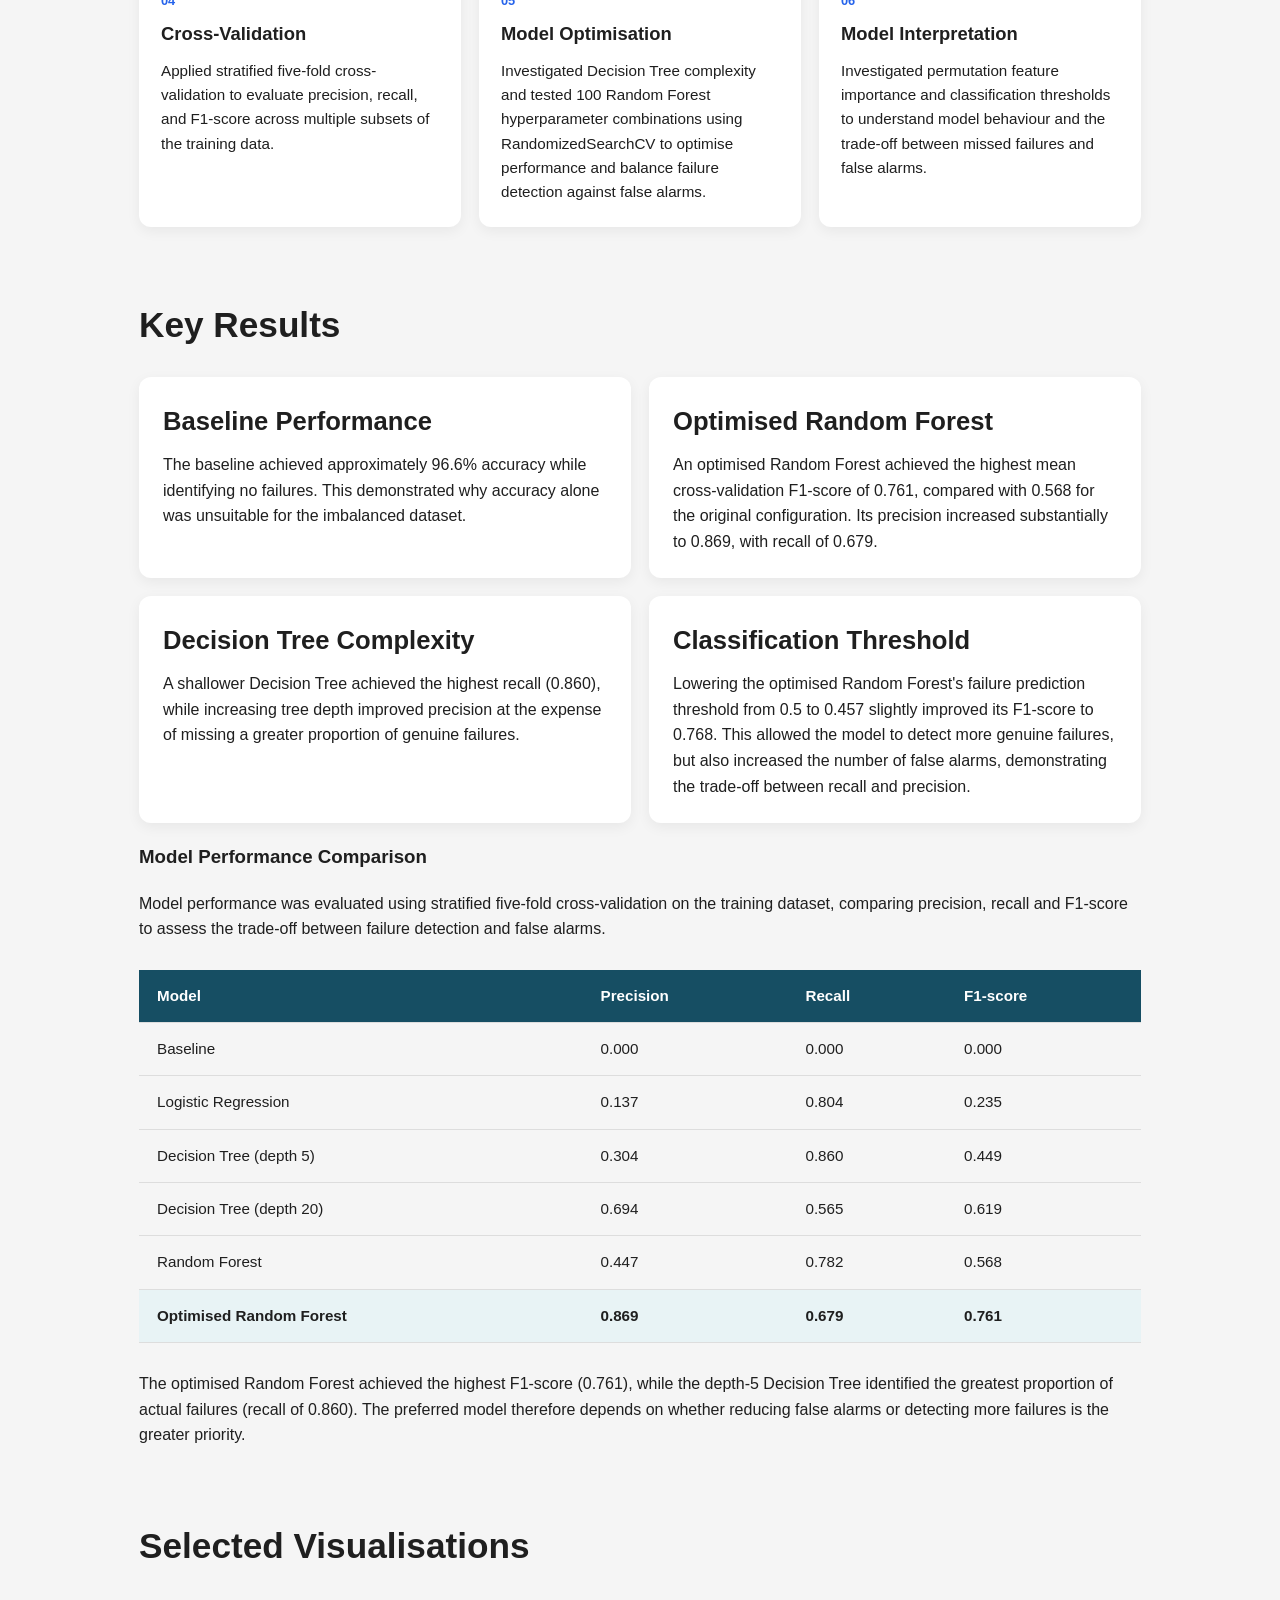
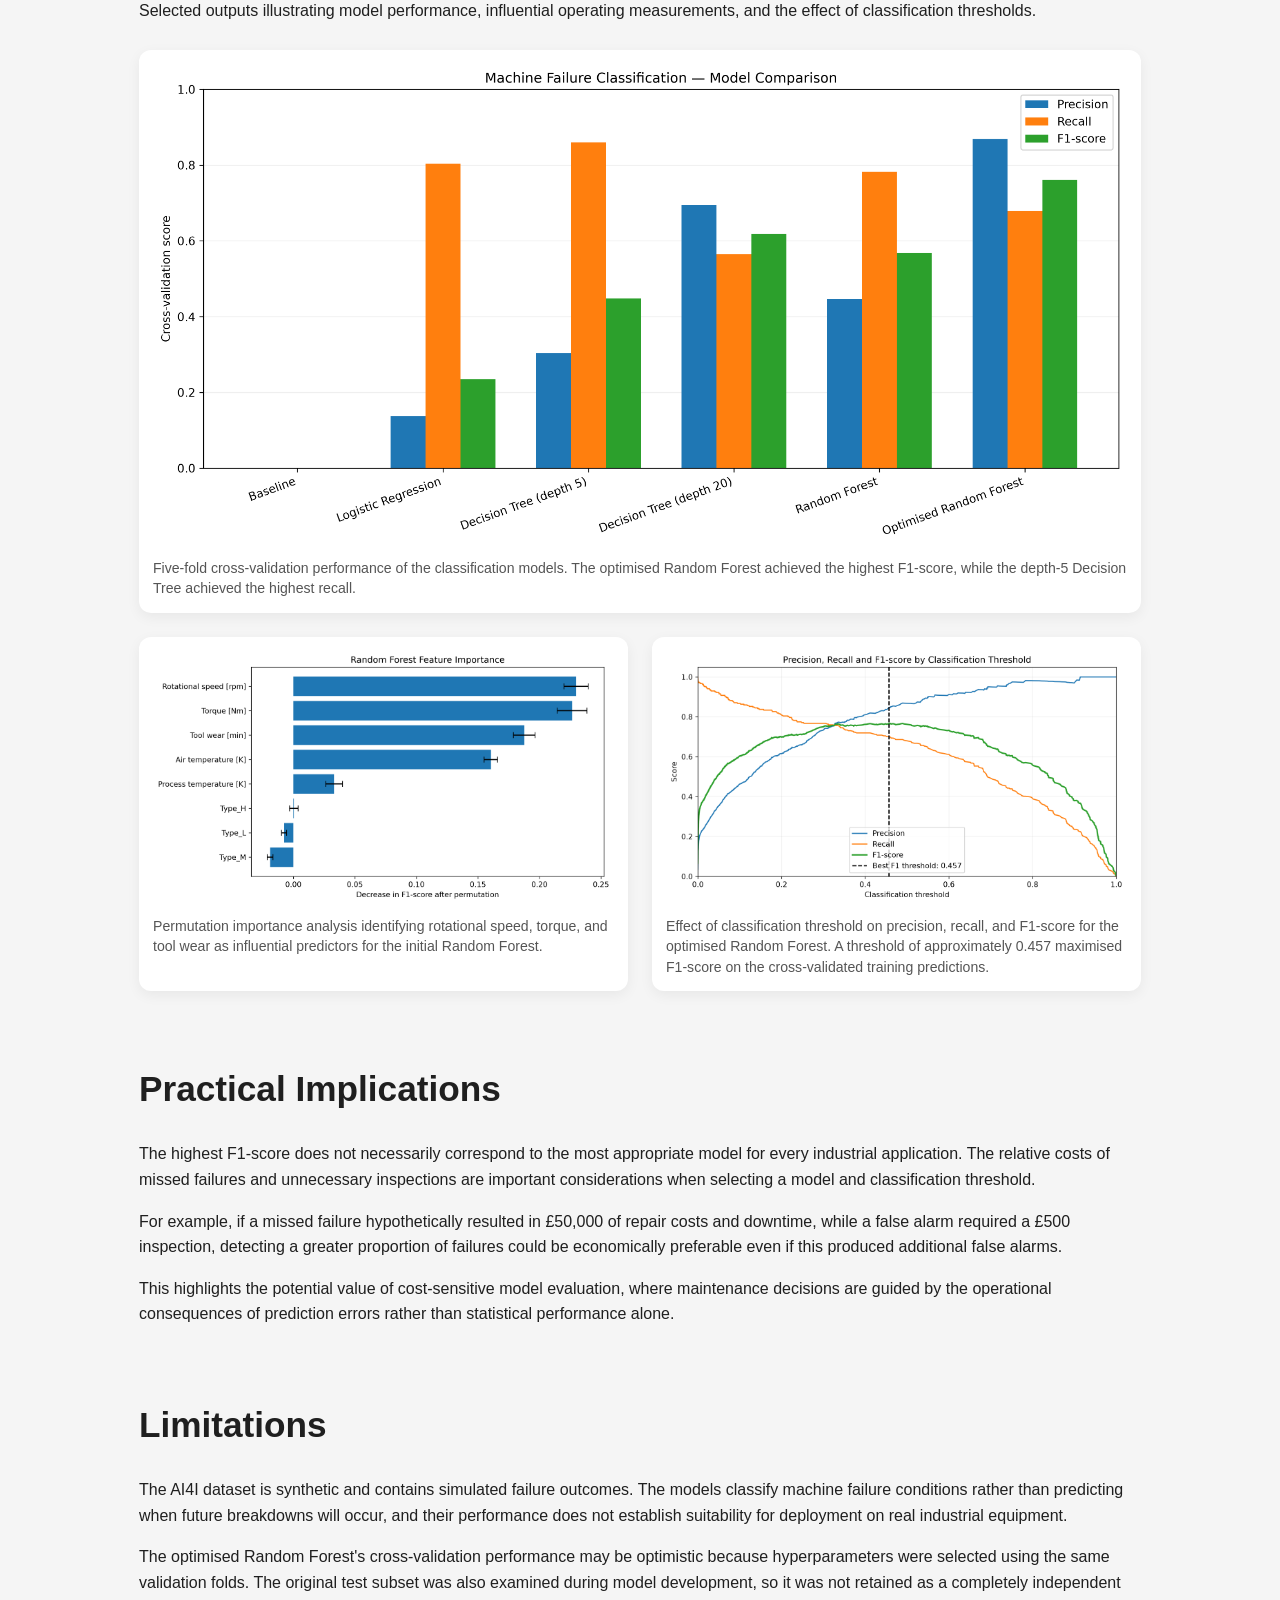
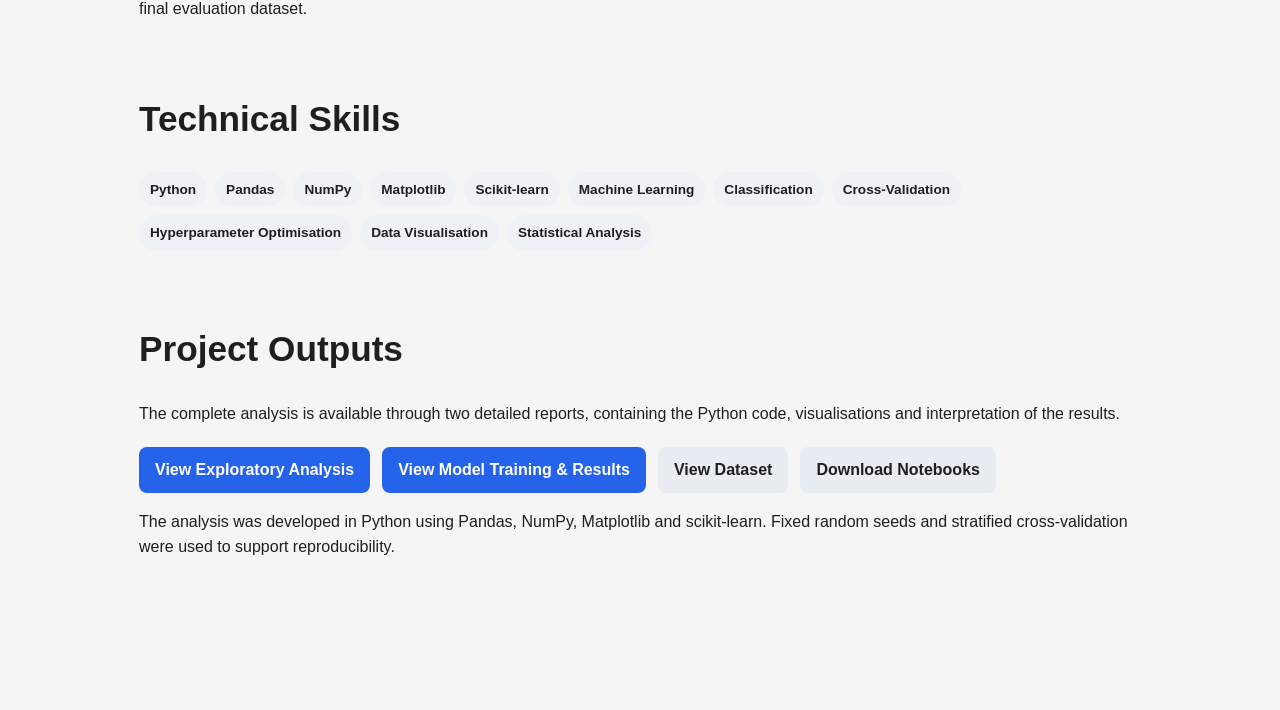
<file: projects/predictive-maintenance.html>
<!DOCTYPE html>
<html lang="en">

<head>
  <meta charset="UTF-8">
  <meta name="viewport" content="width=device-width, initial-scale=1.0">

  <title>Predictive Maintenance ML | Matthew Duke</title>

  <link rel="stylesheet" href="../style.css">
</head>

<body>

  <header class="project-header">
    <div class="project-hero">

      <p class="project-eyebrow">Independent Machine Learning Project</p>

      <h1>Predictive Maintenance Using Machine Learning</h1>

      <p class="project-subtitle">
        Investigating industrial machine failures using Python,
        classification algorithms, and statistical model evaluation.
      </p>

      <nav>
        <a href="../index.html">Home</a>
        <a href="../about.html">About</a>
        <a href="../index.html#projects" aria-current="page">Projects</a>
        <a href="../index.html#contact">Contact</a>
      </nav>

    </div>
  </header>


  <main class="project-page">

    <!-- OVERVIEW -->
    <section class="project-intro-grid">

      <div>
        <h2>Overview</h2>

        <p>
          This independent project investigates whether machine operating
          conditions can be used to classify equipment failures through
          supervised machine learning.
        </p>

        <p>
          Using the synthetic AI4I 2020 Predictive Maintenance dataset,
          I explored relationships between operating conditions and machine
          failure, developed several classification models, and investigated
          how model complexity and hyperparameter optimisation affect
          predictive performance.
        </p>

        <p>
          Particular attention was given to the challenges of class
          imbalance and the trade-off between identifying genuine failures
          and generating unnecessary maintenance warnings.
        </p>
      </div>

      <div class="project-summary-card">
        <h3>Project at a glance</h3>

        <p><strong>Dataset:</strong> 10,000 simulated machine observations</p>
        <p><strong>Primary language:</strong> Python</p>
        <p><strong>Methods:</strong> Classification, cross-validation, hyperparameter optimisation</p>
        <p><strong>Output:</strong> Model comparison, feature importance, classification threshold analysis</p>
      </div>

    </section>


    <!-- THE PROBLEM -->
    <section>

      <h2>The Problem</h2>

      <p>
        Unexpected machinery failures can result in expensive repairs,
        unplanned downtime, and disruption to industrial operations.
        Identifying operating conditions associated with failures could
        help maintenance teams identify equipment requiring attention.
      </p>

      <p>
        However, machine failures are relatively rare. Within the AI4I
        dataset, only 339 of the 10,000 observations represent
        failures. A model that simply predicts normal operation could
        therefore achieve high accuracy without identifying a single
        genuine failure.
      </p>

      <p>
        This project investigates whether classification models can
        identify failures more effectively while balancing the competing
        objectives of detecting genuine failures and avoiding false alarms.
      </p>

    </section>


    <!-- ANALYSIS PIPELINE -->
    <section>

      <h2>Analysis Pipeline</h2>

      <div class="pipeline-grid">

        <div class="pipeline-step">
          <span>01</span>
          <h3>Exploratory Analysis</h3>
          <p>
            Investigated failure rates across temperature, rotational speed,
            torque, and tool wear, identifying potentially non-linear
            relationships with machine failure.
          </p>
        </div>

        <div class="pipeline-step">
          <span>02</span>
          <h3>Data Preparation</h3>
          <p>
            Selected operating measurements, excluded identifiers and
            failure-type indicators to avoid target leakage, and created
            stratified training and testing subsets.
          </p>
        </div>

        <div class="pipeline-step">
          <span>03</span>
          <h3>Model Development</h3>
          <p>
            Trained Logistic Regression, Decision Tree, and Random Forest
            classifiers, comparing performance against a baseline model.
          </p>
        </div>

        <div class="pipeline-step">
          <span>04</span>
          <h3>Cross-Validation</h3>
          <p>
            Applied stratified five-fold cross-validation to evaluate
            precision, recall, and F1-score across multiple subsets
            of the training data.
          </p>
        </div>

        <div class="pipeline-step">
          <span>05</span>
          <h3>Model Optimisation</h3>
          <p>
          Investigated Decision Tree complexity and tested 100 Random Forest hyperparameter combinations using RandomizedSearchCV to optimise performance and balance failure detection against false alarms.
          </p>
        </div>

        <div class="pipeline-step">
          <span>06</span>
          <h3>Model Interpretation</h3>
          <p>
            Investigated permutation feature importance and classification
            thresholds to understand model behaviour and the trade-off
            between missed failures and false alarms.
          </p>
        </div>

      </div>

    </section>


    <!-- KEY RESULTS -->
    <section>

      <h2>Key Results</h2>

      <div class="results-grid">

        <div class="result-card">
          <h3>Baseline Performance</h3>
          <p>
            The baseline achieved approximately 96.6% accuracy while
            identifying no failures. This demonstrated why accuracy
            alone was unsuitable for the imbalanced dataset.
          </p>
        </div>

        <div class="result-card">
          <h3>Optimised Random Forest</h3>
          <p>
            An optimised Random Forest achieved the highest mean
            cross-validation F1-score of 0.761, compared with 0.568
            for the original configuration. Its precision increased
            substantially to 0.869, with recall of 0.679.
          </p>
        </div>

        <div class="result-card">
          <h3>Decision Tree Complexity</h3>
          <p>
            A shallower Decision Tree achieved the highest recall
            (0.860), while increasing tree depth improved precision
            at the expense of missing a greater proportion of
            genuine failures.
          </p>
        </div>

        <div class="result-card">
          <h3>Classification Threshold</h3>
          <p>
            Lowering the optimised Random Forest's failure prediction threshold from 0.5 to 0.457 slightly improved its F1-score to 0.768. This allowed the model to detect more genuine failures, but also increased the number of false alarms, demonstrating the trade-off between recall and precision.
          </p>
        </div>

      </div>

      
<h3>Model Performance Comparison</h3>

<p>
  Model performance was evaluated using stratified five-fold cross-validation on the training dataset, comparing precision, recall and F1-score to assess the trade-off between failure detection and false alarms.
</p>

<div class="table-wrapper">
  <table class="results-table">
    <thead>
      <tr>
        <th>Model</th>
        <th>Precision</th>
        <th>Recall</th>
        <th>F1-score</th>
      </tr>
    </thead>
    <tbody>
      <tr>
        <td>Baseline</td>
        <td>0.000</td>
        <td>0.000</td>
        <td>0.000</td>
      </tr>
      <tr>
        <td>Logistic Regression</td>
        <td>0.137</td>
        <td>0.804</td>
        <td>0.235</td>
      </tr>
      <tr>
        <td>Decision Tree (depth 5)</td>
        <td>0.304</td>
        <td>0.860</td>
        <td>0.449</td>
      </tr>
      <tr>
        <td>Decision Tree (depth 20)</td>
        <td>0.694</td>
        <td>0.565</td>
        <td>0.619</td>
      </tr>
      <tr>
        <td>Random Forest</td>
        <td>0.447</td>
        <td>0.782</td>
        <td>0.568</td>
      </tr>
      <tr class="best-model">
        <td>Optimised Random Forest</td>
        <td>0.869</td>
        <td>0.679</td>
        <td>0.761</td>
      </tr>
    </tbody>
  </table>
</div>

<p>
  The optimised Random Forest achieved the highest F1-score
  (0.761), while the depth-5 Decision Tree identified the greatest
  proportion of actual failures (recall of 0.860).
  The preferred model therefore depends on whether reducing
  false alarms or detecting more failures is the greater priority.
</p>

    </section>


    <!-- VISUALISATIONS -->
    <section>

      <h2>Selected Visualisations</h2>

      <p>
        Selected outputs illustrating model performance, influential
        operating measurements, and the effect of classification thresholds.
      </p>

      <div class="project-gallery">

        <figure class="gallery-feature">
          <img
            src="../images/model_comparison.png"
            alt="Comparison of precision, recall and F1-score across machine failure classification models"
          >
          <figcaption>
            Five-fold cross-validation performance of the classification
            models. The optimised Random Forest achieved the highest
            F1-score, while the depth-5 Decision Tree achieved the
            highest recall.
          </figcaption>
        </figure>

        <figure>
          <img
            src="../images/feature_importance.png"
            alt="Permutation feature importance for the initial Random Forest model"
          >
          <figcaption>
            Permutation importance analysis identifying rotational speed,
            torque, and tool wear as influential predictors for the
            initial Random Forest.
          </figcaption>
        </figure>

        <figure>
          <img
            src="../images/threshold_analysis.png"
            alt="Precision, recall and F1-score as functions of classification threshold"
          >
          <figcaption>
            Effect of classification threshold on precision, recall, and
            F1-score for the optimised Random Forest. A threshold of
            approximately 0.457 maximised F1-score on the
            cross-validated training predictions.
          </figcaption>
        </figure>

      </div>

    </section>


    <!-- PRACTICAL IMPLICATIONS -->
    <section>

      <h2>Practical Implications</h2>

      <p>
        The highest F1-score does not necessarily correspond to the most
        appropriate model for every industrial application. The relative
        costs of missed failures and unnecessary inspections are important
        considerations when selecting a model and classification threshold.
      </p>

      <p>
        For example, if a missed failure hypothetically resulted in
        £50,000 of repair costs and downtime, while a false alarm
        required a £500 inspection, detecting a greater proportion of
        failures could be economically preferable even if this produced
        additional false alarms.
      </p>

      <p>
        This highlights the potential value of cost-sensitive model
        evaluation, where maintenance decisions are guided by the
        operational consequences of prediction errors rather than
        statistical performance alone.
      </p>

    </section>


    <!-- LIMITATIONS -->
    <section>

      <h2>Limitations</h2>

      <p>
        The AI4I dataset is synthetic and contains simulated failure
        outcomes. The models classify machine failure conditions rather
        than predicting when future breakdowns will occur, and their
        performance does not establish suitability for deployment
        on real industrial equipment.
      </p>

      <p>
        The optimised Random Forest's cross-validation performance may
        be optimistic because hyperparameters were selected using the
        same validation folds. The original test subset was also
        examined during model development, so it was not retained
        as a completely independent final evaluation dataset.
      </p>

    </section>


    <!-- TECHNICAL SKILLS -->
    <section>

      <h2>Technical Skills</h2>

      <div class="project-tags">
        <span>Python</span>
        <span>Pandas</span>
        <span>NumPy</span>
        <span>Matplotlib</span>
        <span>Scikit-learn</span>
        <span>Machine Learning</span>
        <span>Classification</span>
        <span>Cross-Validation</span>
        <span>Hyperparameter Optimisation</span>
        <span>Data Visualisation</span>
        <span>Statistical Analysis</span>
      </div>

    </section>


    <!-- PROJECT OUTPUTS -->
  
<section>

  <h2>Project Outputs</h2>

  <p>
    The complete analysis is available through two detailed reports,
    containing the Python code, visualisations and interpretation
    of the results.
  </p>

  <div class="output-links">

    <a
      href="predictive-maintenance-eda.html"
      target="_blank"
      rel="noopener noreferrer"
      class="output-button"
    >
      View Exploratory Analysis
    </a>

    <a
      href="predictive-maintenance-analysis.html"
      target="_blank"
      rel="noopener noreferrer"
      class="output-button"
    >
      View Model Training & Results
    </a>

    <a
      href="https://archive.ics.uci.edu/dataset/601/ai4i+2020+predictive+maintenance+dataset"
      target="_blank"
      rel="noopener noreferrer"
      class="output-button secondary"
    >
      View Dataset
    </a>

    <a
      href="../files/predictive-maintenance/predictive-maintenance-notebooks.zip"
      download
      class="output-button secondary"
    >
      Download Notebooks
    </a>

  </div>

  <p>
    The analysis was developed in Python using Pandas, NumPy,
    Matplotlib and scikit-learn. Fixed random seeds and stratified
    cross-validation were used to support reproducibility.
  </p>

</section>


</section>


      </div>

    </section>

  </main>

</body>

</html>
</file>
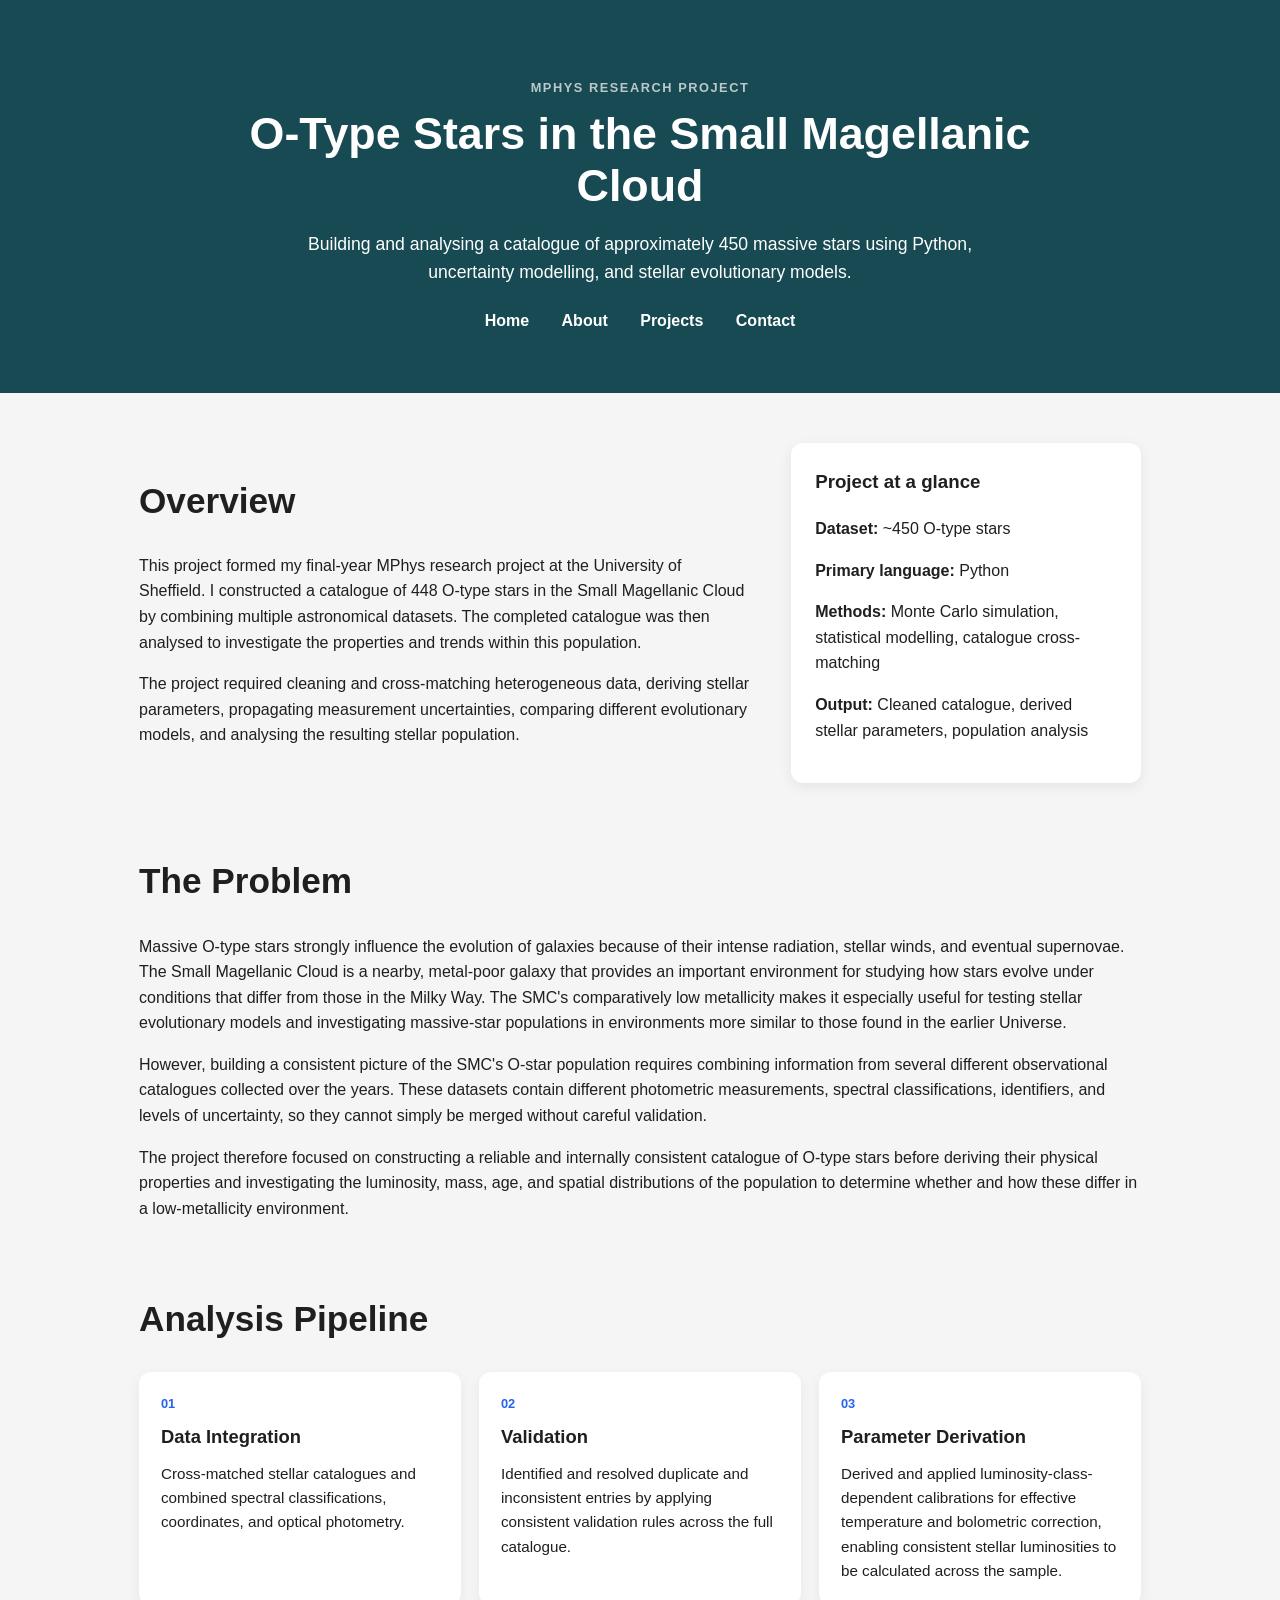
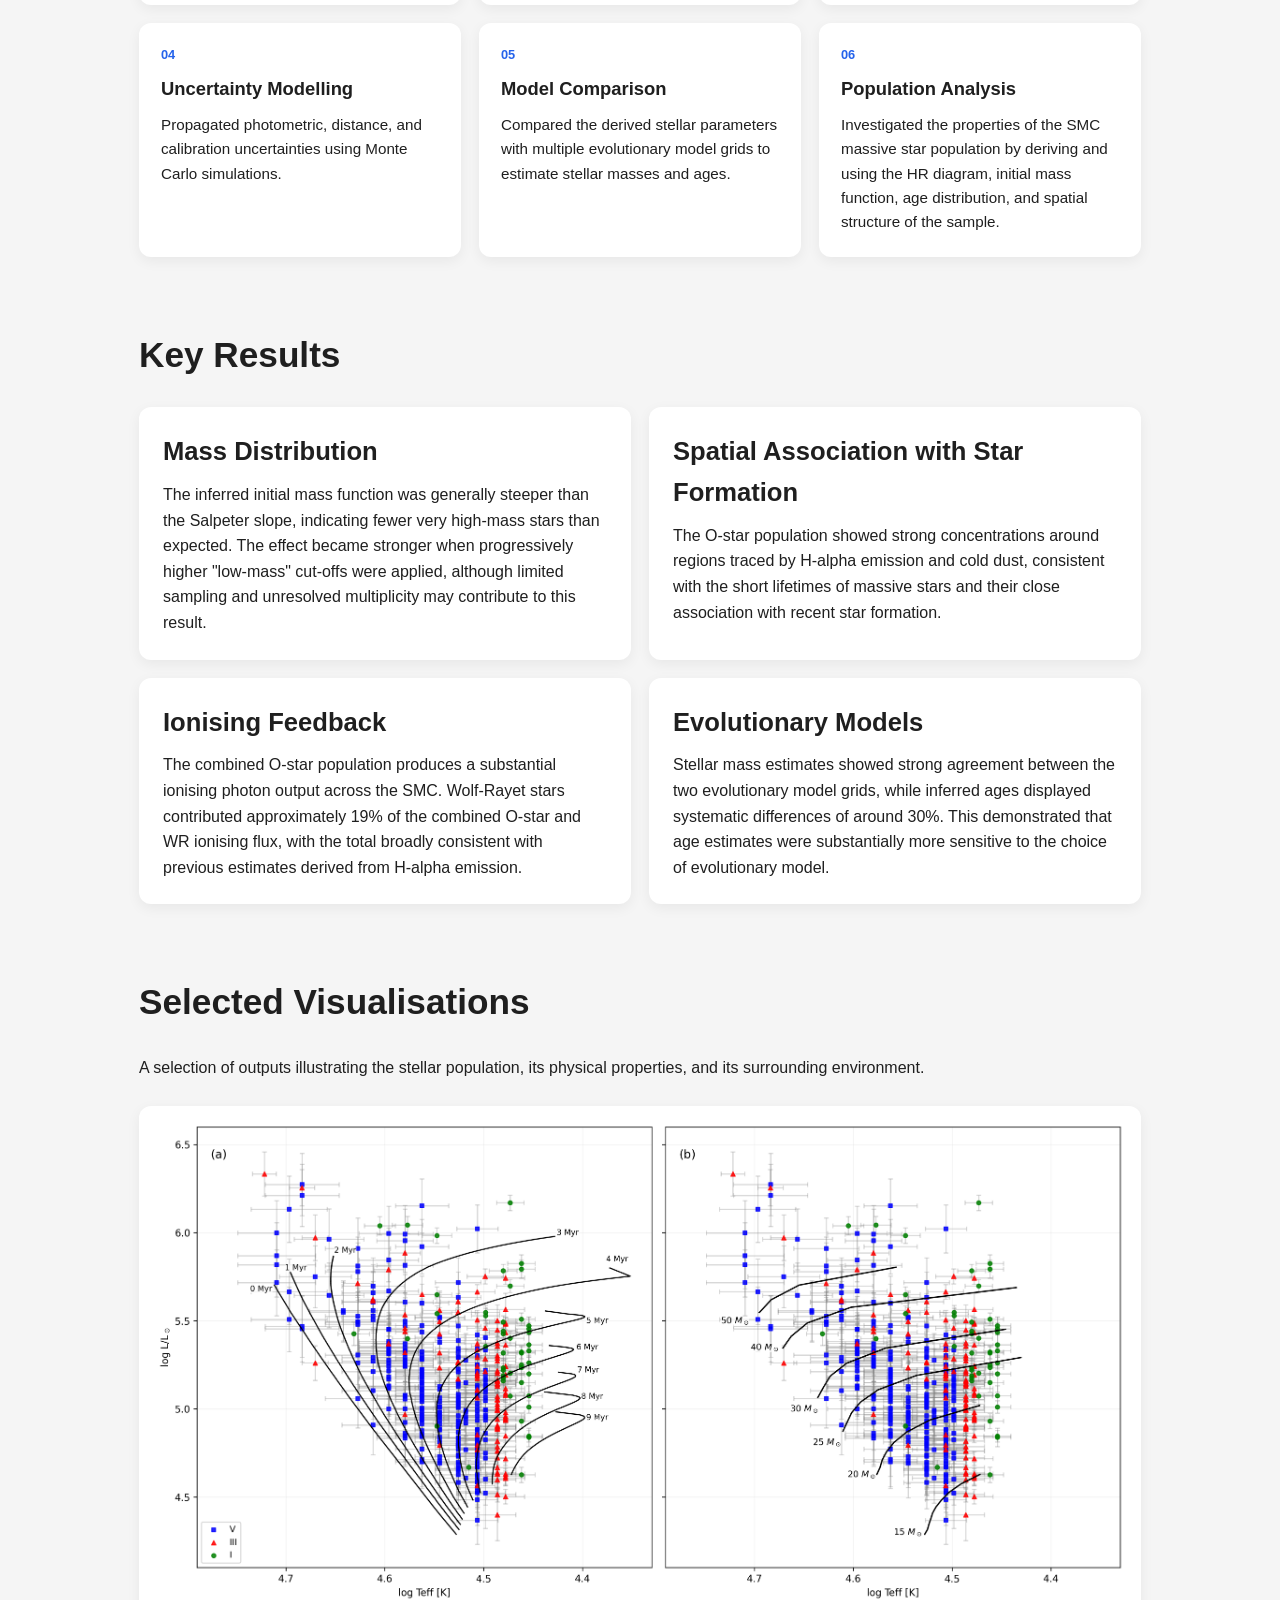
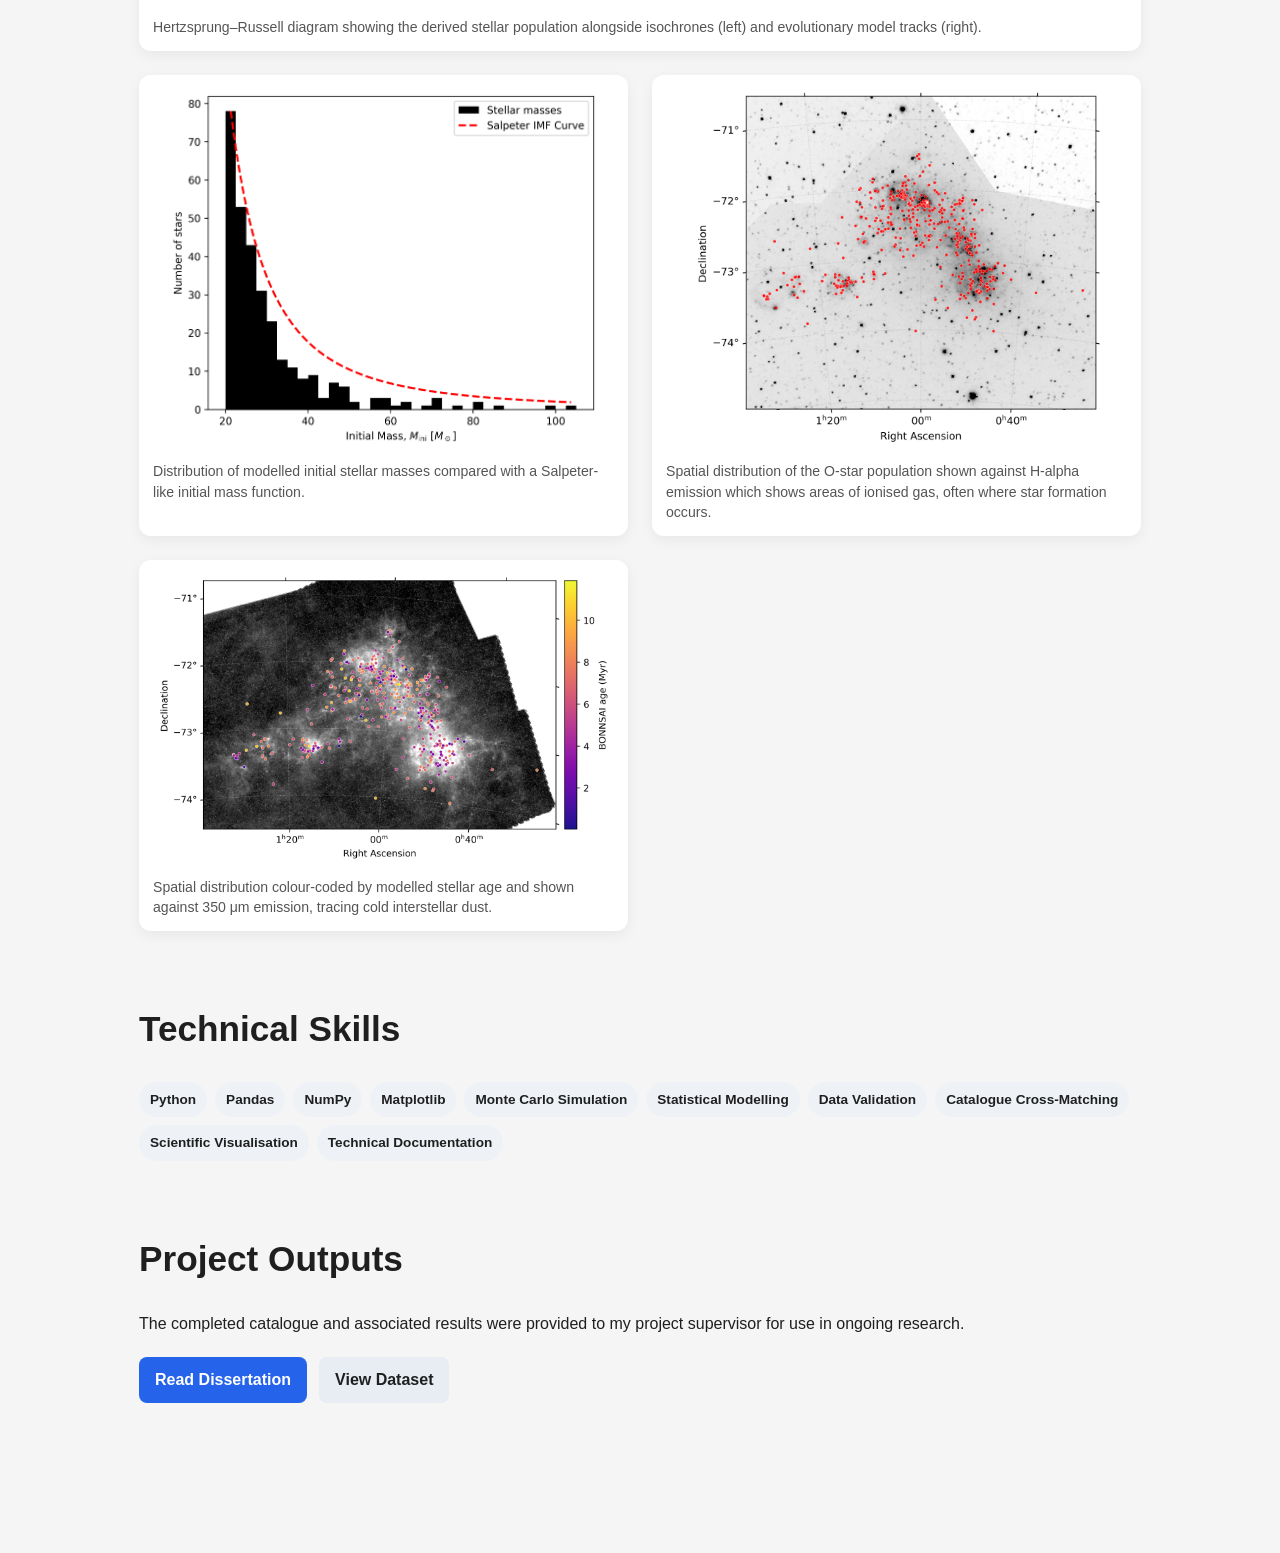
<file: projects/smc-o-stars.html>
<!DOCTYPE html>
<html lang="en">

<head>
  <meta charset="UTF-8">
  <meta name="viewport" content="width=device-width, initial-scale=1.0">

  <title>SMC O-Star Analysis | Matthew Duke</title>

  <link rel="stylesheet" href="../style.css">
</head>

<body>

  <header class="project-header">

  <div class="project-hero">

    <p class="project-eyebrow">MPhys Research Project</p>

    <h1>O-Type Stars in the Small Magellanic Cloud</h1>

    <p class="project-subtitle">
      Building and analysing a catalogue of approximately 450 massive stars
      using Python, uncertainty modelling, and stellar evolutionary models.
    </p>

<nav>
  <a href="../index.html">Home</a>
  <a href="../about.html">About</a>
  <a href="../index.html#projects" aria-current="page">Projects</a>
  <a href="../index.html#contact">Contact</a>
</nav>

  </div>

</header>


  <main class="project-page">

    <section class="project-intro-grid">

      <div>
        <h2>Overview</h2>

        <p>
          This project formed my final-year MPhys research project at the
          University of Sheffield. I constructed a catalogue of
          448 O-type stars in the Small Magellanic Cloud by
          combining multiple astronomical datasets. The completed catalogue was
          then analysed to investigate the properties and trends within this population.
        </p>

        <p>
          The project required cleaning and cross-matching heterogeneous data,
          deriving stellar parameters, propagating measurement uncertainties,
          comparing different evolutionary models, and analysing the resulting
          stellar population.
        </p>
      </div>

      <div class="project-summary-card">

        <h3>Project at a glance</h3>

        <p><strong>Dataset:</strong> ~450 O-type stars</p>
        <p><strong>Primary language:</strong> Python</p>
        <p><strong>Methods:</strong> Monte Carlo simulation, statistical modelling, catalogue cross-matching</p>
        <p><strong>Output:</strong> Cleaned catalogue, derived stellar parameters, population analysis</p>

      </div>

    </section>


    <section>

  <h2>The Problem</h2>

<p>
  Massive O-type stars strongly influence the evolution of galaxies because of their intense radiation,
  stellar winds, and eventual supernovae. The Small Magellanic Cloud is a nearby, metal-poor galaxy that provides
  an important environment for studying how stars evolve under conditions
  that differ from those in the Milky Way. The SMC's comparatively low metallicity makes it especially useful for
  testing stellar evolutionary models and investigating massive-star populations
  in environments more similar to those found in the earlier Universe.
</p>

<p>
  However, building a consistent picture of the SMC's O-star population requires
  combining information from several different observational catalogues collected
  over the years. These datasets contain different photometric measurements,
  spectral classifications, identifiers, and levels of uncertainty, so they cannot
  simply be merged without careful validation.
</p>

<p>
  The project therefore focused on constructing a reliable and internally
  consistent catalogue of O-type stars before deriving their physical properties
  and investigating the luminosity, mass, age, and spatial distributions of the
  population to determine whether and how these differ in a low-metallicity
  environment.
</p>

</section>


    <section>

      <h2>Analysis Pipeline</h2>

      <div class="pipeline-grid">

        <div class="pipeline-step">
          <span>01</span>
          <h3>Data Integration</h3>
          <p>
            Cross-matched stellar catalogues and combined spectral classifications,
            coordinates, and optical photometry.
          </p>
        </div>

        <div class="pipeline-step">
          <span>02</span>
          <h3>Validation</h3>
          <p>
            Identified and resolved duplicate and inconsistent entries by applying consistent validation
            rules across the full catalogue.
          </p>
        </div>

        <div class="pipeline-step">
          <span>03</span>
          <h3>Parameter Derivation</h3>
         <p>
  Derived and applied luminosity-class-dependent calibrations for effective
  temperature and bolometric correction, enabling consistent stellar
  luminosities to be calculated across the sample.
</p>
        </div>

        <div class="pipeline-step">
          <span>04</span>
          <h3>Uncertainty Modelling</h3>
          <p>
            Propagated photometric, distance, and calibration uncertainties using
            Monte Carlo simulations.
          </p>
        </div>

        <div class="pipeline-step">
          <span>05</span>
          <h3>Model Comparison</h3>
          <p>
          Compared the derived stellar parameters with multiple evolutionary
          model grids to estimate stellar masses and ages.
          </p>
        </div>

        <div class="pipeline-step">
          <span>06</span>
          <h3>Population Analysis</h3>
          <p>
            Investigated the properties of the SMC massive star population by deriving and using the HR diagram, initial mass function, age distribution, and
            spatial structure of the sample.
          </p>
        </div>

      </div>

    </section>


    <section>

      <h2>Key Results</h2>

      <div class="results-grid">

        <div class="result-card">
      <h3>Mass Distribution</h3>
      <p>
        The inferred initial mass function was generally steeper than the
    Salpeter slope, indicating fewer very high-mass stars than expected.
    The effect became stronger when progressively higher "low-mass"
    cut-offs were applied, although limited sampling and unresolved
    multiplicity may contribute to this result.
      </p>
    </div>

    <div class="result-card">
  <h3>Spatial Association with Star Formation</h3>
  <p>
    The O-star population showed strong concentrations around regions traced
    by H-alpha emission and cold dust, consistent with the short lifetimes of
    massive stars and their close association with recent star formation.
  </p>
</div>

        <div class="result-card">
  <h3>Ionising Feedback</h3>
  <p>
    The combined O-star population produces a substantial ionising photon
    output across the SMC. Wolf-Rayet stars contributed approximately 19%
    of the combined O-star and WR ionising flux, with the total broadly
    consistent with previous estimates derived from H-alpha emission.
  </p>
</div>

        <div class="result-card">
      <h3>Evolutionary Models</h3>
      <p>
        Stellar mass estimates showed strong agreement between the two
    evolutionary model grids, while inferred ages displayed systematic
    differences of around 30%. This demonstrated that age estimates were
    substantially more sensitive to the choice of evolutionary model.
      </p>
    </div>

      </div>

    </section>

    <section>

  <h2>Selected Visualisations</h2>

  <p>
    A selection of outputs illustrating the stellar population, its physical
    properties, and its surrounding environment.
  </p>

  <div class="project-gallery">

    <figure class="gallery-feature">
  <img
    src="../images/HRD_models.png"
    alt="Hertzsprung-Russell diagram with evolutionary models and isochrones"
  >
      <figcaption>
        Hertzsprung–Russell diagram showing the derived stellar population
        alongside isochrones (left) and evolutionary model tracks (right).
      </figcaption>
    </figure>

    <figure>
      <img
        src="../images/Hastings_linear_IMF.png"
        alt="Observed stellar mass distribution compared with a Salpeter initial mass function"
      >
      <figcaption>
        Distribution of modelled initial stellar masses compared with a Salpeter-like initial
        mass function.
      </figcaption>
    </figure>

    <figure>
      <img
        src="../images/Spatial_distribution_Halpha.png"
        alt="Spatial distribution of O-type stars across H-alpha emission"
      >
      <figcaption>
        Spatial distribution of the O-star population shown against H-alpha emission which shows areas of ionised gas, often where star formation occurs.
      </figcaption>
    </figure>

    <figure>
      <img
        src="../images/SMC_Ostars_spatial_distribution_age_350um.png"
        alt="Age-coded spatial distribution of O-type stars across 350 micron emission"
      >
      <figcaption>
        Spatial distribution colour-coded by modelled stellar age and shown against
        350 μm emission, tracing cold interstellar dust.
      </figcaption>
    </figure>

  </div>

</section>


    <section>

      <h2>Technical Skills</h2>

      <div class="project-tags">
        <span>Python</span>
        <span>Pandas</span>
        <span>NumPy</span>
        <span>Matplotlib</span>
        <span>Monte Carlo Simulation</span>
        <span>Statistical Modelling</span>
        <span>Data Validation</span>
        <span>Catalogue Cross-Matching</span>
        <span>Scientific Visualisation</span>
        <span>Technical Documentation</span>
      </div>

    </section>


    <section>

      <h2>Project Outputs</h2>

      <p>
        The completed catalogue and associated results were provided to my
        project supervisor for use in ongoing research.
      </p>

      <div class="output-links">

  <a
    href="../files/smc-o-stars/Dissertation_FINAL.pdf"
    target="_blank"
    class="output-button"
  >
    Read Dissertation
  </a>

  <a
  href="smc-dataset.html"
  class="output-button secondary"
>
  View Dataset
</a>

</div>

    </section>

  </main>

</body>

</html>
</file>
<file: style.css>
/* ========================================
   GENERAL WEBSITE STYLING
======================================== */

body {
  margin: 0;
  font-family: Arial, Helvetica, sans-serif;
  background: #f5f5f5;
  color: #1f1f1f;
  line-height: 1.6;
}

header {
  background: #174A52;
  color: white;
  text-align: center;
  padding: 47px 15px;
}

header h1 {
  margin: 0;
  font-size: 3.2rem;
}

header p {
  max-width: 760px;
  margin: 18px auto 0;
  font-size: 1.15rem;
}

nav {
  margin-top: 28px;
}

nav a {
  color: white;
  text-decoration: none;
  font-weight: 700;
  margin: 0 14px;
}

nav a:hover {
  text-decoration: underline;
}

main {
  max-width: 950px;
  margin: 0 auto;
  padding: 50px 24px 80px;
}

section {
  margin-bottom: 70px;
}

h2 {
  font-size: 2.2rem;
  margin-bottom: 24px;
}


/* ========================================
   HOMEPAGE - ABOUT
======================================== */

#about p {
  font-size: 1.05rem;
  max-width: 900px;
}

.about-link {
  display: inline-block;
  margin-top: 12px;
  color: #2563eb;
  text-decoration: none;
  font-weight: 700;
}

.about-link:hover {
  text-decoration: underline;
}


/* ========================================
   HOMEPAGE - PROJECTS
======================================== */

.project-card {
  display: grid;
  grid-template-columns: 1.1fr 1fr;
  gap: 40px;
  align-items: center;
  background: white;
  padding: 32px;
  border-radius: 14px;
  box-shadow: 0 6px 20px rgba(0, 0, 0, 0.08);
}

.project-image-wrapper {
  width: 100%;
}

.project-image {
  width: 100%;
  height: auto;
  display: block;
  border-radius: 10px;
}

.project-content {
  min-width: 0;
}

.project-content h3 {
  margin: 0 0 18px;
  font-size: 1.7rem;
  line-height: 1.25;
}

.project-content p {
  margin: 0 0 20px;
}

.project-tags {
  display: flex;
  flex-wrap: wrap;
  gap: 8px;
  margin-bottom: 24px;
}

.project-tags span {
  background: #eef2f7;
  padding: 7px 11px;
  border-radius: 999px;
  font-size: 0.85rem;
  font-weight: 700;
}

.project-link {
  display: inline-block;
  color: #2563eb;
  text-decoration: none;
  font-weight: 700;
}

.project-link:hover {
  text-decoration: underline;
}


/* ========================================
   HOMEPAGE - CONTACT
======================================== */

#contact {
  padding-bottom: 20px;
}

.contact-links {
  display: flex;
  gap: 12px;
  flex-wrap: wrap;
  margin-top: 20px;
}

.contact-button {
  display: inline-block;
  padding: 10px 16px;
  border-radius: 8px;
  background: #2563eb;
  color: white;
  text-decoration: none;
  font-weight: 700;
}

.contact-button.secondary {
  background: #e8edf4;
  color: #1f1f1f;
}

.contact-button:hover {
  opacity: 0.9;
}


/* ========================================
   PROJECT DETAIL PAGE
======================================== */

.project-header {
  padding: 60px 20px;
}

.project-hero {
  max-width: 850px;
  margin: 0 auto;
  text-align: center;
}

.project-hero h1 {
  font-size: 2.8rem;
  line-height: 1.15;
  margin: 10px 0 18px;
}

.project-eyebrow {
  text-transform: uppercase;
  letter-spacing: 0.12em;
  font-size: 0.8rem;
  font-weight: 700;
  opacity: 0.7;
}

.project-subtitle {
  max-width: 720px;
  margin: 0 auto;
  font-size: 1.1rem;
}

.hero-tags {
  justify-content: center;
  margin: 24px 0 26px;
}

.hero-tags span {
  background: rgba(255, 255, 255, 0.12);
  color: white;
}

.project-header nav {
  margin-top: 22px;
}

.project-page {
  max-width: 1050px;
  margin: 0 auto;
  padding: 50px 24px 80px;
}


/* PROJECT OVERVIEW */

.project-intro-grid {
  display: grid;
  grid-template-columns: 1.4fr 0.8fr;
  gap: 40px;
  align-items: start;
}

.project-summary-card {
  background: white;
  padding: 24px;
  border-radius: 12px;
  box-shadow: 0 4px 14px rgba(0, 0, 0, 0.07);
}

.project-summary-card h3 {
  margin-top: 0;
}


/* ANALYSIS PIPELINE */

.pipeline-grid {
  display: grid;
  grid-template-columns: repeat(3, 1fr);
  gap: 18px;
}

.pipeline-step {
  background: white;
  padding: 22px;
  border-radius: 12px;
  box-shadow: 0 4px 14px rgba(0, 0, 0, 0.06);
}

.pipeline-step span {
  display: block;
  font-size: 0.8rem;
  font-weight: 700;
  color: #2563eb;
  margin-bottom: 8px;
}

.pipeline-step h3 {
  margin: 0 0 10px;
  font-size: 1.15rem;
}

.pipeline-step p {
  margin: 0;
  font-size: 0.95rem;
}


/* PROJECT RESULTS */

.results-grid {
  display: grid;
  grid-template-columns: repeat(2, 1fr);
  gap: 18px;
}

.result-card {
  background: white;
  padding: 24px;
  border-radius: 12px;
  box-shadow: 0 4px 14px rgba(0, 0, 0, 0.06);
}

.result-card h3 {
  margin: 0 0 10px;
  font-size: 1.6rem;
}

.result-card p {
  margin: 0;
}


/* PROJECT VISUALISATIONS */

.project-gallery {
  display: grid;
  grid-template-columns: repeat(2, minmax(0, 1fr));
  gap: 24px;
  margin-top: 26px;
}

.project-gallery figure {
  margin: 0;
  background: white;
  padding: 14px;
  border-radius: 12px;
  box-shadow: 0 4px 14px rgba(0, 0, 0, 0.06);
  overflow: hidden;
}

.project-gallery img {
  width: 100%;
  max-height: 360px;
  object-fit: contain;
  display: block;
  margin: 0 auto;
}

.project-gallery figcaption {
  margin-top: 12px;
  font-size: 0.88rem;
  line-height: 1.45;
  color: #555;
}

.gallery-feature {
  grid-column: 1 / -1;
}

.gallery-feature img {
  max-height: 500px;
}


/* PROJECT OUTPUT BUTTONS */

.output-links {
  display: flex;
  gap: 12px;
  flex-wrap: wrap;
  margin-top: 20px;
}

.output-button {
  display: inline-block;
  padding: 10px 16px;
  border-radius: 8px;
  background: #2563eb;
  color: white;
  text-decoration: none;
  font-weight: 700;
}

.output-button.secondary {
  background: #e8edf4;
  color: #1f1f1f;
}


/* ========================================
   ABOUT PAGE - GENERAL
======================================== */

.about-page {
  max-width: 950px;
  margin: 0 auto;
  padding: 50px 24px 80px;
}

.about-page section {
  margin-bottom: 65px;
}

#about-me p {
  font-size: 1.05rem;
  max-width: 900px;
  line-height: 1.75;
  margin-bottom: 18px;
}

.about-card {
  background: white;
  padding: 32px;
  border-radius: 14px;
  box-shadow: 0 6px 20px rgba(0, 0, 0, 0.08);
}

.about-card h3 {
  font-size: 1.3rem;
  margin: 26px 0 12px;
}

.about-card h3:first-child {
  margin-top: 0;
}

.about-card p {
  margin: 0 0 18px;
  line-height: 1.75;
}

.about-card .project-tags {
  margin-bottom: 18px;
}


/* ========================================
   ABOUT PAGE - EDUCATION
======================================== */

.education-grid {
  display: grid;
  grid-template-columns: minmax(0, 1fr) 345px;
  gap: 35px;
  align-items: center;
}

.education-content {
  min-width: 0;
}


/* GRADUATION PHOTO */

.education-grid .graduation-photo {
  width: 100%;
  margin: 0;
}

.education-grid .graduation-photo img {
  display: block;
  width: 100%;
  height: auto;
  max-height: 480px;
  object-fit: contain;
  border-radius: 12px;
}

.graduation-photo figcaption {
  margin-top: 10px;
  font-size: 0.85rem;
  color: #555;
  text-align: center;
  line-height: 1.5;
}


/* ========================================
   ABOUT PAGE - PERSONAL LIFE PHOTOS
======================================== */

.personal-gallery {
  display: flex;
  flex-wrap: wrap;
  justify-content: center;
  align-items: flex-start;
  gap: 24px;
  margin: 25px 0 35px;
}

.personal-gallery figure {
  margin: 0;
  width: 390px;
  max-width: 100%;
  min-width: 0;
}

.personal-gallery img {
  display: block;
  width: 100%;
  height: 285px;
  object-fit: cover;
  border-radius: 12px;
}

.personal-gallery figcaption {
  margin-top: 10px;
  font-size: 0.85rem;
  color: #555;
  text-align: center;
  line-height: 1.5;
}


/* ========================================
   RESPONSIVE DESIGN
======================================== */

@media (max-width: 850px) {

  /* PROJECT DETAIL PAGE */

  .project-hero h1 {
    font-size: 2.2rem;
  }

  .project-intro-grid,
  .pipeline-grid,
  .results-grid,
  .project-gallery {
    grid-template-columns: 1fr;
  }

  .project-gallery img {
    max-height: none;
  }

}


@media (max-width: 800px) {

  /* GENERAL */

  header {
    padding: 50px 20px;
  }

  header h1 {
    font-size: 2.4rem;
  }

  nav a {
    display: inline-block;
    margin: 8px 10px;
  }

  main {
    padding: 35px 18px 60px;
  }

  h2 {
    font-size: 1.8rem;
  }

  /* HOMEPAGE */

  .project-card {
    grid-template-columns: 1fr;
    gap: 24px;
    padding: 22px;
  }

  .project-content h3 {
    font-size: 1.4rem;
  }

  /* ABOUT PAGE */

  .about-page {
    padding: 35px 18px 60px;
  }

  .about-card {
    padding: 22px;
  }

  /* EDUCATION */

  .education-grid {
    grid-template-columns: 1fr;
    gap: 24px;
  }

  .education-grid .graduation-photo {
    width: 100%;
    max-width: 345px;
    margin: 0 auto;
  }

  /* PERSONAL PHOTOS */

  .personal-gallery figure {
    width: 390px;
    max-width: 100%;
  }

}


/* Consistent page alignment */

main,
.about-page {
  width: 100%;
  max-width: 950px;
  margin-left: auto;
  margin-right: auto;
  box-sizing: border-box;
}


/* Spacing between project cards */
.project-card + .project-card {
  margin-top: 35px;
}


/* Model comparison table */

.table-wrapper {
  overflow-x: auto;
  margin: 28px 0;
}

.results-table {
  width: 100%;
  border-collapse: collapse;
  font-size: 0.95rem;
}

.results-table th,
.results-table td {
  padding: 14px 18px;
  text-align: left;
  border-bottom: 1px solid #ddd;
}

.results-table th {
  background: #164e63;
  color: white;
}

.results-table tbody tr:hover {
  background: #f0f5f7;
}

.results-table .best-model {
  background: #e8f3f5;
  font-weight: 600;
}
</file>
